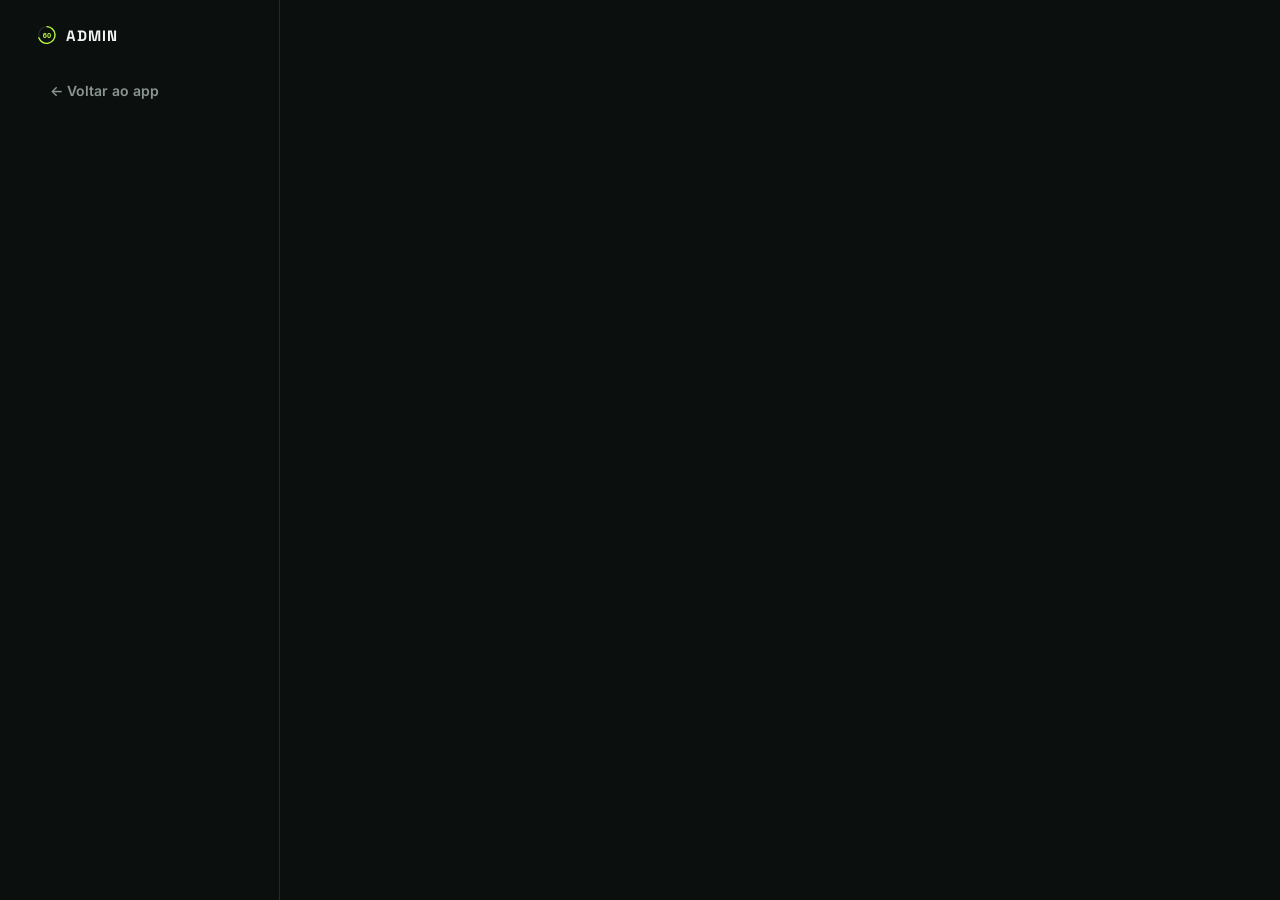
<file: admin.html>
<!DOCTYPE html>
<html lang="pt-BR" data-tema="dark" translate="no">
<head>
<meta charset="UTF-8">
<meta name="viewport" content="width=device-width, initial-scale=1, viewport-fit=cover">
<meta name="google" content="notranslate">
<title>Admin — Desafio 60</title>
<link rel="manifest" href="manifest.json">
<meta name="theme-color" content="#0B0F0E">
<link rel="stylesheet" href="css/style.css">
<link rel="stylesheet" href="css/responsive.css">
<link rel="stylesheet" href="css/components.css">
</head>
<body>

<div class="app-shell">
  <nav class="side-nav">
    <div class="brand" style="margin-bottom:20px;"><img src="assets/logo.svg" alt="Desafio 60" class="trophy" style="width:22px; height:22px;"> <strong>ADMIN</strong></div>
    <a href="dashboard.html" data-nav="app">← Voltar ao app</a>
  </nav>

  <main>
    <div class="topbar">
      <a href="dashboard.html" class="icon-btn">←</a>
      <div class="brand"><strong>Painel Admin</strong></div>
      <div style="width:38px;"></div>
    </div>

    <div class="container">
      <div id="bloqueado" class="state-box" style="display:none;">
        <div class="ic">🔒</div>
        Você não tem permissão de administrador.
      </div>

      <div id="conteudo" style="display:none;">
        <div class="card">
          <div class="card-eyebrow">Competições</div>
          <div id="lista-competicoes"></div>
        </div>

        <div class="card">
          <div class="card-eyebrow">Criar nova competição</div>
          <div class="field"><label>Nome</label><input type="text" id="nova-nome"></div>
          <div class="field"><label>Descrição</label><input type="text" id="nova-desc"></div>
          <div class="field"><label>Data de início</label><input type="date" id="nova-inicio"></div>
          <div class="field"><label>Duração (dias)</label><input type="number" id="nova-duracao" value="60"></div>
          <div class="field"><label>Valor de inscrição (R$)</label><input type="number" id="nova-valor" value="0" step="0.01"></div>
          <button class="btn btn-primary" id="btn-criar">Criar competição (rascunho)</button>
        </div>

        <div class="card" id="card-gestao" style="display:none;">
          <div class="card-eyebrow">Gerenciar: <span id="comp-selecionada-nome"></span></div>

         <div class="invite-box" style="
  background:var(--bg-elevated);
  border:1px solid var(--border);
  border-radius:14px;
  padding:16px;
  margin-bottom:18px;
">

  <div style="
    font-size:11px;
    color:var(--text-muted);
    text-transform:uppercase;
    letter-spacing:.08em;
    margin-bottom:6px;
  ">
    🔗 Convite da competição
  </div>

  <div
    id="comp-codigo"
    class="mono"
    style="
      font-size:26px;
      font-weight:800;
      letter-spacing:.12em;
      margin-bottom:12px;
    "
  >
    —
  </div>

  <div style="
    display:flex;
    gap:8px;
    flex-wrap:wrap;
  ">

    <button
      class="btn btn-ghost"
      id="btn-copiar-codigo"
      type="button"
    >
      📋 Copiar código
    </button>

    <button
      class="btn btn-primary"
      id="btn-copiar-link"
      type="button"
    >
      🔗 Copiar convite
    </button>

  </div>

  <p style="
    font-size:11px;
    color:var(--text-muted);
    margin:12px 0 0;
  ">
    Envie o convite para quem quiser participar desta competição.
  </p>

</div>

          <div class="field">
            <label>Adicionar participante por e-mail</label>
            <input type="email" id="add-email" placeholder="participante@exemplo.com">
          </div>
          <button class="btn btn-ghost" id="btn-add-participante" style="margin-bottom:18px;">Adicionar participante</button>

          <div id="lista-membros"></div>

          <div style="display:flex; gap:10px; margin-top:16px;">
            <button class="btn btn-ghost" id="btn-ativar">Ativar</button>
            <button class="btn btn-danger" id="btn-encerrar">Encerrar</button>
          </div>
        </div>

        <div class="card" id="card-pesagens" style="display:none;">
          <div class="card-eyebrow">⚖️ Pesagens registradas</div>
          <p style="font-size:12px; color:var(--text-muted); margin:0 0 14px;">
            Corrigir um valor errado exige informar o motivo — a alteração fica registrada no log de auditoria abaixo, com o valor antigo e o novo.
          </p>
          <div id="lista-pesagens"></div>
        </div>

        <div class="card">
          <div class="card-eyebrow">Logs de auditoria</div>
          <div id="lista-logs"></div>
        </div>
      </div>
    </div>
  </main>
</div>

<script type="module">
  import { requireAuth } from './js/services/auth.js';
  import { isCurrentUserAdmin, getAuditLogs, addParticipantByEmail, finishCompetition, getAllWeighIns, correctWeighIn, setEligibility } from './js/services/admin.js';
  import { listAllCompetitionsAdmin, createCompetition, updateCompetition, getCompetitionMembers } from './js/services/competition.js';
  import { aplicarTema, temaSalvoLocalmente, mostrarToast , registrarServiceWorker } from './js/app.js';

  aplicarTema(temaSalvoLocalmente());
  registrarServiceWorker();

  const user = await requireAuth();
  if (!user) throw new Error('não autenticado');

  const souAdmin = await isCurrentUserAdmin();
  if (!souAdmin) {
    document.getElementById('bloqueado').style.display = 'block';
  } else {
    document.getElementById('conteudo').style.display = 'block';
    let competicaoSelecionadaId = null;

    async function carregarCompeticoes() {
      const competicoes = await listAllCompetitionsAdmin();
      document.getElementById('lista-competicoes').innerHTML = competicoes.map((c) => `
        <div class="list-row">
          <div>
            <strong style="font-size:14px;">${c.nome}</strong><br>
            <span style="font-size:12px; color:var(--text-muted);">${c.status} · ${c.competition_members?.[0]?.count ?? 0} participantes</span>
          </div>
          <button class="btn btn-ghost" style="width:auto; padding:6px 12px; font-size:12px;" data-selecionar="${c.id}">Gerenciar</button>
        </div>`).join('') || '<p style="color:var(--text-muted); font-size:13px;">Nenhuma competição criada ainda.</p>';

      document.querySelectorAll('[data-selecionar]').forEach((btnEl) => {
        btnEl.addEventListener('click', () => selecionarCompeticao(btnEl.dataset.selecionar, competicoes));
      });
    }

    async function selecionarCompeticao(id, competicoes) {
      competicaoSelecionadaId = id;
      const comp = competicoes.find((c) => c.id === id);
      if (!comp) {
        mostrarToast('Competição não encontrada. Atualize a página e tente de novo.', 'error');
        return;
      }

      const cardGestao = document.getElementById('card-gestao');
      cardGestao.style.display = 'block';
      document.getElementById('comp-selecionada-nome').textContent = comp.nome;
      document.getElementById('comp-codigo').textContent = comp.codigo_convite;
      cardGestao.scrollIntoView({ behavior: 'smooth', block: 'start' });

      // =====================================================
// COPIAR CÓDIGO DO DESAFIO
// =====================================================
document.getElementById('btn-copiar-codigo').onclick = async () => {
  try {
    await navigator.clipboard.writeText(comp.codigo_convite);

    mostrarToast(
      'Código copiado!',
      'success'
    );
  } catch (err) {
    console.error(err);
    mostrarToast(
      'Não foi possível copiar o código.',
      'error'
    );
  }
};


// =====================================================
// COPIAR LINK COMPLETO DO CONVITE
// =====================================================
document.getElementById('btn-copiar-link').onclick = async () => {

  const url = new URL(
    'join.html',
    window.location.href
  );

  url.searchParams.set(
    'codigo',
    comp.codigo_convite
  );

  try {

    await navigator.clipboard.writeText(
      url.toString()
    );

    mostrarToast(
      'Link de convite copiado!',
      'success'
    );

  } catch (err) {

    console.error(err);

    mostrarToast(
      'Não foi possível copiar o link.',
      'error'
    );
  }
};

      try {
        const membros = await getCompetitionMembers(id);
        document.getElementById('lista-membros').innerHTML = membros.map((m) => `
          <div class="list-row">
            <span style="font-size:13px;">${m.profiles?.nome || '—'}</span>
            <div style="display:flex; align-items:center; gap:10px;">
              <label style="display:flex; align-items:center; gap:6px; font-size:11px; color:var(--text-muted);">
                <input type="checkbox" data-elegivel="${m.id}" ${m.elegivel_premio ? 'checked' : ''}> Elegível ao prêmio
              </label>
              <span class="tag ${m.status === 'ACTIVE' ? 'tag-active' : 'tag-waiting'}">${m.status}</span>
            </div>
          </div>`).join('') || '<p style="color:var(--text-muted); font-size:13px;">Nenhum participante ainda.</p>';

        document.querySelectorAll('[data-elegivel]').forEach((chk) => {
          chk.addEventListener('change', async () => {
            try {
              await setEligibility(chk.dataset.elegivel, chk.checked);
              mostrarToast('Elegibilidade atualizada.', 'success');
            } catch (err) {
              console.error(err);
              mostrarToast('Não foi possível atualizar a elegibilidade.', 'error');
              chk.checked = !chk.checked;
            }
          });
        });
      } catch (err) {
        console.error('Erro ao carregar participantes:', err);
        document.getElementById('lista-membros').innerHTML = '<p style="color:var(--danger); font-size:13px;">Não foi possível carregar os participantes.</p>';
      }

      try {
        const cardPesagens = document.getElementById('card-pesagens');
        cardPesagens.style.display = 'block';
        const pesagens = await getAllWeighIns(id);
        document.getElementById('lista-pesagens').innerHTML = pesagens.length
          ? pesagens.slice(0, 40).map((w) => `
              <div class="list-row">
                <div>
                  <span style="font-size:13px;">${w.competition_members?.profiles?.nome || '—'}</span><br>
                  <span style="font-size:11px; color:var(--text-muted);">${w.data_pesagem?.split('-').reverse().join('/')} · ${w.peso_kg} kg ${w.dentro_da_janela ? '🟢' : '🟡'}</span>
                </div>
                <button class="btn btn-ghost" style="width:auto; padding:6px 12px; font-size:11px;" data-corrigir="${w.id}" data-peso-atual="${w.peso_kg}">Corrigir</button>
              </div>`).join('')
          : '<p style="color:var(--text-muted); font-size:13px;">Nenhuma pesagem registrada ainda.</p>';

        document.querySelectorAll('[data-corrigir]').forEach((btnEl) => {
          btnEl.addEventListener('click', async () => {
            const pesoAtual = btnEl.dataset.pesoAtual;
            const novoPeso = prompt(`Peso atual: ${pesoAtual} kg\n\nDigite o peso correto (kg):`, pesoAtual);
            if (novoPeso === null) return;
            const novoPesoNum = Number(String(novoPeso).replace(',', '.'));
            if (!novoPesoNum || novoPesoNum <= 0) {
              mostrarToast('Peso inválido.', 'error');
              return;
            }
            const motivo = prompt('Motivo da correção (obrigatório):');
            if (!motivo || !motivo.trim()) {
              mostrarToast('É preciso informar o motivo da correção.', 'error');
              return;
            }
            try {
              await correctWeighIn(btnEl.dataset.corrigir, novoPesoNum, motivo.trim());
              mostrarToast('Pesagem corrigida!', 'success');
              selecionarCompeticao(id, competicoes);
            } catch (err) {
              console.error(err);
              mostrarToast('Não foi possível corrigir a pesagem.', 'error');
            }
          });
        });
      } catch (err) {
        console.error('Erro ao carregar pesagens:', err);
        document.getElementById('lista-pesagens').innerHTML = '<p style="color:var(--danger); font-size:13px;">Não foi possível carregar as pesagens.</p>';
      }

      try {
        const logs = await getAuditLogs(id);
        document.getElementById('lista-logs').innerHTML = logs.length
          ? logs.slice(0, 20).map((l) => `
              <div class="list-row">
                <span style="font-size:12px;">${l.action} · ${l.profiles?.nome || '—'}</span>
                <span style="font-size:11px; color:var(--text-muted);">${new Date(l.created_at).toLocaleDateString('pt-BR')}</span>
              </div>`).join('')
          : '<p style="color:var(--text-muted); font-size:13px;">Sem alterações registradas.</p>';
      } catch (err) {
        console.error('Erro ao carregar logs:', err);
        document.getElementById('lista-logs').innerHTML = '<p style="color:var(--danger); font-size:13px;">Não foi possível carregar os logs.</p>';
      }

      document.getElementById('btn-ativar').onclick = async () => {
        try {
          await updateCompetition(id, { status: 'ACTIVE' });
          mostrarToast('Competição ativada!', 'success');
          carregarCompeticoes();
        } catch (err) {
          console.error(err);
          mostrarToast('Não foi possível ativar a competição.', 'error');
        }
      };
      document.getElementById('btn-encerrar').onclick = async () => {
        try {
          await finishCompetition(id);
          mostrarToast('Competição encerrada.', 'info');
          carregarCompeticoes();
        } catch (err) {
          console.error(err);
          mostrarToast('Não foi possível encerrar a competição.', 'error');
        }
      };
    }

    document.getElementById('btn-add-participante').addEventListener('click', async () => {
      if (!competicaoSelecionadaId) return;
      const email = document.getElementById('add-email').value.trim();
      if (!email) return;
      try {
        await addParticipantByEmail(competicaoSelecionadaId, email);
        mostrarToast('Participante adicionado!', 'success');
        document.getElementById('add-email').value = '';
        carregarCompeticoes();
      } catch (err) {
        mostrarToast(err.message || 'Não foi possível adicionar.', 'error');
      }
    });

   document.getElementById('btn-criar').addEventListener('click', async () => {

  const nome =
    document.getElementById('nova-nome').value.trim();

  const descricao =
    document.getElementById('nova-desc').value.trim() || null;

  const dataInicio =
    document.getElementById('nova-inicio').value;

  const duracao =
    Number(
      document.getElementById('nova-duracao').value
    ) || 60;

  const valor =
    Number(
      document.getElementById('nova-valor').value
    ) || 0;

  if (!nome || !dataInicio) {

    mostrarToast(
      'Preencha nome e data de início.',
      'error'
    );

    return;
  }

  const dataFim = new Date(dataInicio);

  dataFim.setDate(
    dataFim.getDate() + duracao - 1
  );

  const btn =
    document.getElementById('btn-criar');

  btn.disabled = true;
  btn.textContent = 'Criando...';

  try {

    const novaCompeticao =
      await createCompetition({

        nome,

        descricao,

        data_inicio:
          dataInicio,

        data_fim:
          dataFim
            .toISOString()
            .slice(0, 10),

        duracao_dias:
          duracao,

        valor_inscricao:
          valor,

        criado_por:
          user.id,

        status:
          'DRAFT'
      });

    mostrarToast(
      '🏆 Competição criada!',
      'success'
    );

    // Atualiza a lista
    await carregarCompeticoes();

    // Seleciona automaticamente a competição criada
    const competicoesAtualizadas =
      await listAllCompetitionsAdmin();

    await selecionarCompeticao(
      novaCompeticao.id,
      competicoesAtualizadas
    );

    // Limpa formulário
    document.getElementById('nova-nome').value = '';
    document.getElementById('nova-desc').value = '';

  } catch (err) {

    console.error(err);

    mostrarToast(
      err.message ||
      'Não foi possível criar a competição.',
      'error'
    );

  } finally {

    btn.disabled = false;
    btn.textContent =
      'Criar competição (rascunho)';
  }

});

    carregarCompeticoes();
  }
</script>
</body>
</html>
</file>
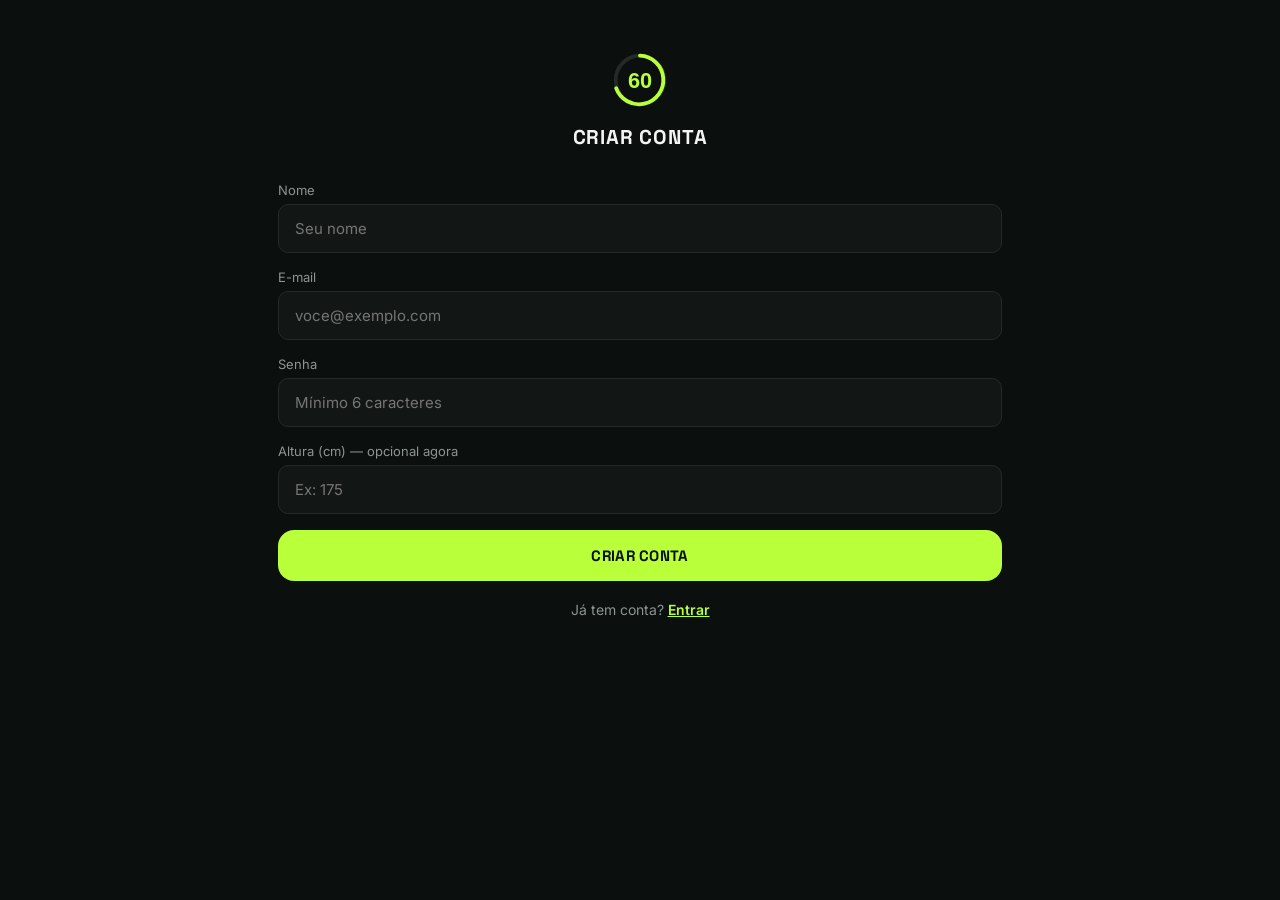
<file: cadastro.html>
<!DOCTYPE html>
<html lang="pt-BR" data-tema="dark" translate="no">
<head>
<meta charset="UTF-8">
<meta name="viewport" content="width=device-width, initial-scale=1, viewport-fit=cover">
<meta name="google" content="notranslate">
<title>Criar conta — Desafio 60</title>
<link rel="manifest" href="manifest.json">
<meta name="theme-color" content="#0B0F0E">
<link rel="stylesheet" href="css/style.css">
<link rel="stylesheet" href="css/responsive.css">
<link rel="stylesheet" href="css/components.css">
</head>
<body>

<div class="container fade-in" style="padding-top:48px;">
  <div style="text-align:center; margin-bottom:32px;">
    <img src="assets/logo.svg" alt="Desafio 60" style="width:64px; height:64px;">
    <h1 class="display" style="font-size:20px; letter-spacing:0.04em; margin-top:8px;">CRIAR CONTA</h1>
  </div>

  <form id="form-cadastro">
    <div class="field">
      <label for="nome">Nome</label>
      <input type="text" id="nome" required autocomplete="name" placeholder="Seu nome">
    </div>
    <div class="field">
      <label for="email">E-mail</label>
      <input type="email" id="email" required autocomplete="email" placeholder="voce@exemplo.com">
    </div>
    <div class="field">
      <label for="senha">Senha</label>
      <input type="password" id="senha" required minlength="6" autocomplete="new-password" placeholder="Mínimo 6 caracteres">
    </div>
    <div class="field">
      <label for="altura">Altura (cm) — opcional agora</label>
      <input type="number" id="altura" min="80" max="250" placeholder="Ex: 175">
    </div>
    <div id="erro" class="field-error" style="display:none;"></div>
    <button type="submit" class="btn btn-primary" id="btn-criar">Criar conta</button>
  </form>

  <p style="text-align:center; margin-top:20px; font-size:14px; color:var(--text-muted);">
    Já tem conta? <a href="login.html" style="color:var(--accent); font-weight:600;">Entrar</a>
  </p>
</div>

<script type="module">
  import { supabase } from './js/supabase.js';
  import { aplicarTema, temaSalvoLocalmente , registrarServiceWorker } from './js/app.js';

  aplicarTema(temaSalvoLocalmente());
  registrarServiceWorker();

  const form = document.getElementById('form-cadastro');
  const erroBox = document.getElementById('erro');
  const btn = document.getElementById('btn-criar');

  form.addEventListener('submit', async (e) => {
    e.preventDefault();
    erroBox.style.display = 'none';
    btn.disabled = true;
    btn.textContent = 'Criando conta...';

    const nome = document.getElementById('nome').value.trim();
    const email = document.getElementById('email').value.trim();
    const senha = document.getElementById('senha').value;
    const altura = document.getElementById('altura').value;

    const { data, error } = await supabase.auth.signUp({
      email,
      password: senha,
      options: { data: { nome } },
    });

    if (error) {
      erroBox.textContent = 'Erro técnico (diagnóstico): ' + error.message + ' [status: ' + (error.status || '?') + ', code: ' + (error.code || '?') + ']';
      erroBox.style.display = 'block';
      btn.disabled = false;
      btn.textContent = 'Criar conta';
      console.error('Erro completo do Supabase:', error);
      return;
    }

    // Se altura foi informada, já grava no perfil recém-criado pelo trigger
    if (altura && data.user) {
      await supabase.from('profiles').update({ altura_cm: Number(altura) }).eq('id', data.user.id);
    }

    if (!data.session) {
      // Projeto com confirmação de e-mail ativada
      erroBox.style.display = 'block';
      erroBox.style.color = 'var(--accent)';
      erroBox.textContent = 'Conta criada! Verifique seu e-mail para confirmar antes de entrar.';
      btn.disabled = false;
      btn.textContent = 'Criar conta';
      return;
    }

    window.location.href = 'dashboard.html';
  });
</script>
</body>
</html>
</file>
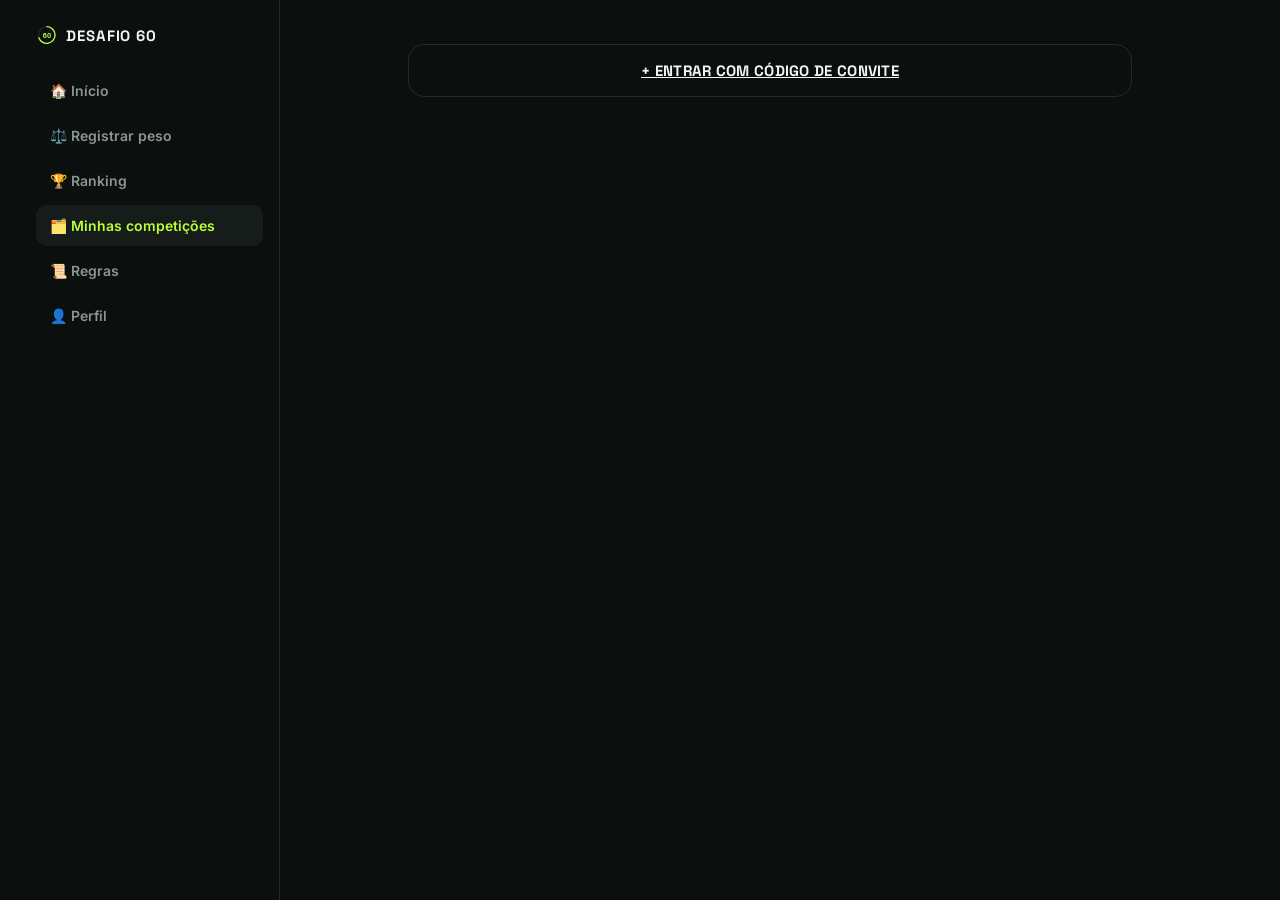
<file: competicao.html>
<!DOCTYPE html>
<html lang="pt-BR" data-tema="dark" translate="no">
<head>
<meta charset="UTF-8">
<meta name="viewport" content="width=device-width, initial-scale=1, viewport-fit=cover">
<meta name="google" content="notranslate">
<title>Minhas competições — Desafio 60</title>
<link rel="manifest" href="manifest.json">
<meta name="theme-color" content="#0B0F0E">
<link rel="stylesheet" href="css/style.css">
<link rel="stylesheet" href="css/responsive.css">
<link rel="stylesheet" href="css/components.css">
</head>
<body>

<div class="app-shell">
  <nav class="side-nav">
    <div class="brand" style="margin-bottom:20px;"><img src="assets/logo.svg" alt="Desafio 60" class="trophy" style="width:22px; height:22px;"> <strong>DESAFIO 60</strong></div>
    <a href="dashboard.html" data-nav="dashboard">🏠 Início</a>
    <a href="pesagem.html" data-nav="pesagem">⚖️ Registrar peso</a>
    <a href="ranking.html" data-nav="ranking">🏆 Ranking</a>
    <a href="competicao.html" data-nav="competicao" class="active">🗂️ Minhas competições</a>
    <a href="regras.html" data-nav="regras">📜 Regras</a>
    <a href="perfil.html" data-nav="perfil">👤 Perfil</a>
  </nav>

  <main>
    <div class="topbar">
      <a href="dashboard.html" class="icon-btn">←</a>
      <div class="brand"><strong>Minhas competições</strong></div>
      <a href="join.html" class="icon-btn">+</a>
    </div>

    <div class="container">
      <div id="lista"></div>
      <a href="join.html" class="btn btn-ghost" style="margin-top:12px;">+ Entrar com código de convite</a>
    </div>
  </main>
</div>

<nav class="bottom-nav">
  <a href="dashboard.html" data-nav="dashboard"><span class="ic">🏠</span>Início</a>
  <a href="ranking.html" data-nav="ranking"><span class="ic">🏆</span>Ranking</a>
  <a href="pesagem.html" data-nav="pesagem"><span class="ic">⚖️</span>Pesar</a>
  <a href="perfil.html" data-nav="perfil"><span class="ic">👤</span>Perfil</a>
</nav>

<script type="module">
  import { requireAuth } from './js/services/auth.js';
  import { getMyCompetitions, definirCompeticaoAtiva } from './js/services/competition.js';
  import { aplicarTema, temaSalvoLocalmente, marcarNavAtiva, mostrarToast , registrarServiceWorker } from './js/app.js';

  aplicarTema(temaSalvoLocalmente());
  registrarServiceWorker();
  marcarNavAtiva('competicao');

  const user = await requireAuth();
  if (!user) throw new Error('não autenticado');

  const tagPorStatus = {
    ACTIVE: '<span class="tag tag-active">Ativa</span>',
    WAITING: '<span class="tag tag-waiting">Aguardando</span>',
    FINISHED: '<span class="tag tag-finished">Finalizada</span>',
    DRAFT: '<span class="tag tag-draft">Rascunho</span>',
    CANCELLED: '<span class="tag tag-finished">Cancelada</span>',
  };

  try {
    const minhas = await getMyCompetitions();
    const ativasSimultaneas = minhas.filter((m) => m.competitions.status === 'ACTIVE').length > 1;
    const idAtivaSalva = localStorage.getItem('desafio60_competicao_ativa_id');

    document.getElementById('lista').innerHTML = minhas.length
      ? minhas.map((m) => {
          const ehAtivaSelecionada = m.competitions.status === 'ACTIVE' && (idAtivaSalva ? m.competition_id === idAtivaSalva : true);
          const mostrarSeletor = ativasSimultaneas && m.competitions.status === 'ACTIVE';
          return `
          <div class="card">
            <div style="display:flex; justify-content:space-between; align-items:flex-start; margin-bottom:8px;">
              <h3 style="font-size:16px; font-family:var(--font-display);">🏆 ${m.competitions.nome}</h3>
              ${tagPorStatus[m.competitions.status] || ''}
            </div>
            <p style="font-size:13px; color:var(--text-muted); margin:0 0 12px;">${m.competitions.descricao || ''}</p>
            <div style="display:flex; gap:8px; flex-wrap:wrap;">
              <a href="dashboard.html" class="btn btn-ghost" style="width:auto; padding:8px 16px; font-size:12px;">Ver desempenho</a>
              ${mostrarSeletor ? `<button class="btn ${ehAtivaSelecionada ? 'btn-primary' : 'btn-ghost'}" style="width:auto; padding:8px 16px; font-size:12px;" data-definir-ativa="${m.competition_id}" ${ehAtivaSelecionada ? 'disabled' : ''}>${ehAtivaSelecionada ? '✓ Competição em uso' : 'Usar esta no app'}</button>` : ''}
            </div>
          </div>`;
        }).join('')
      : '<div class="empty-state"><div class="ic">🏆</div><p>Você ainda não participa de nenhuma competição.</p></div>';

    document.querySelectorAll('[data-definir-ativa]').forEach((btnEl) => {
      btnEl.addEventListener('click', () => {
        definirCompeticaoAtiva(btnEl.dataset.definirAtiva);
        mostrarToast('Competição definida! O app vai usar essa a partir de agora.', 'success');
        setTimeout(() => window.location.reload(), 700);
      });
    });
  } catch (err) {
    mostrarToast('Não foi possível carregar suas competições.', 'error');
    console.error(err);
  }
</script>
</body>
</html>
</file>
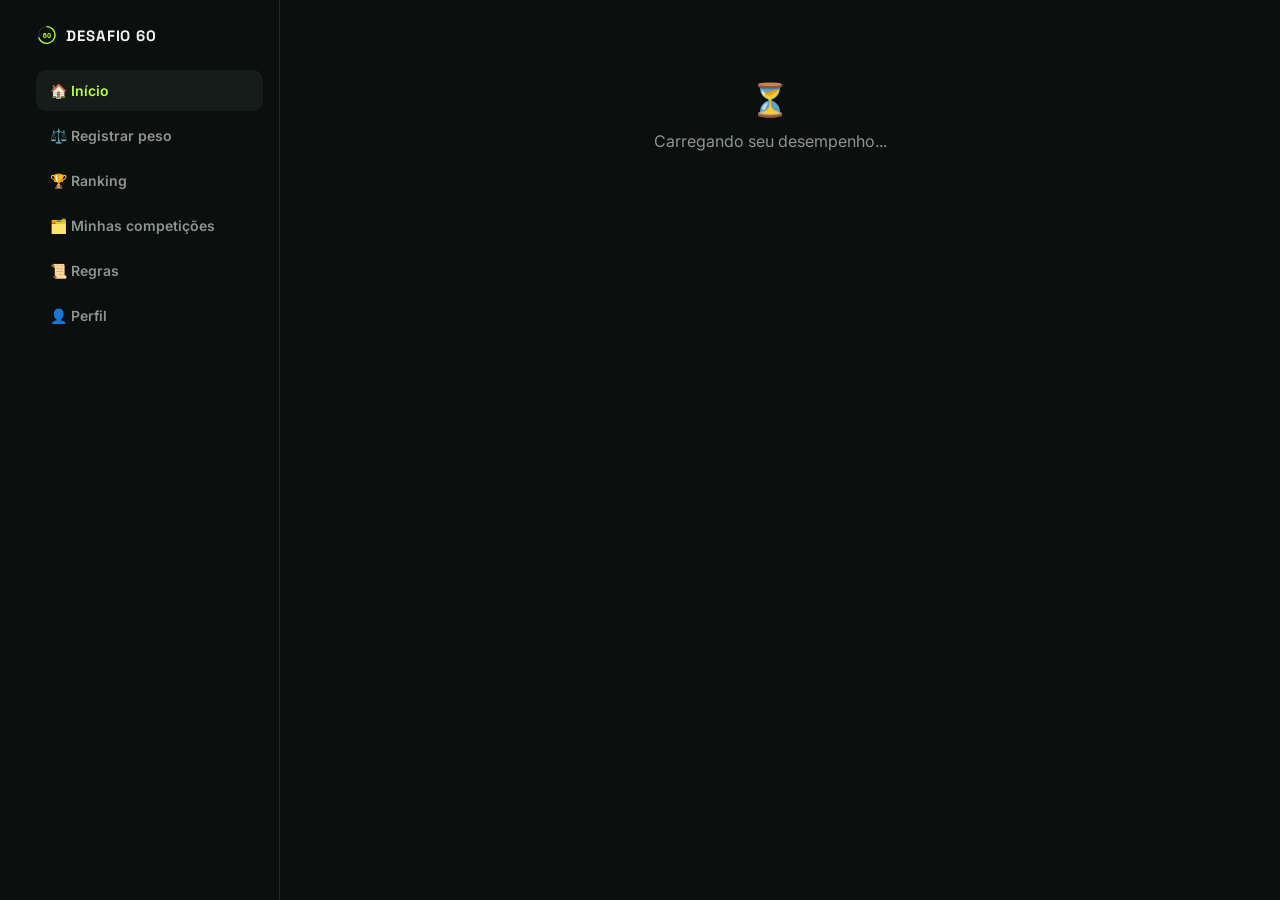
<file: dashboard.html>
<!DOCTYPE html>
<html lang="pt-BR" data-tema="dark" translate="no">
<head>
<meta charset="UTF-8">
<meta name="viewport" content="width=device-width, initial-scale=1, viewport-fit=cover">
<meta name="google" content="notranslate">
<title>Dashboard — Desafio 60</title>
<link rel="manifest" href="manifest.json">
<meta name="theme-color" content="#0B0F0E">
<link rel="stylesheet" href="css/style.css">
<link rel="stylesheet" href="css/responsive.css">
<link rel="stylesheet" href="css/components.css">
</head>
<body>

<div class="app-shell">
  <nav class="side-nav">
  <div class="brand" style="margin-bottom:20px;">
    <img src="assets/logo.svg" alt="Desafio 60" class="trophy" style="width:22px; height:22px;">
    <strong>DESAFIO 60</strong>
  </div>

  <a href="dashboard.html" data-nav="dashboard" class="active">
    🏠 Início
  </a>

  <a href="pesagem.html" data-nav="pesagem">
    ⚖️ Registrar peso
  </a>

  <a href="ranking.html" data-nav="ranking">
    🏆 Ranking
  </a>

  <a href="competicao.html" data-nav="competicao">
    🗂️ Minhas competições
  </a>

  <a href="regras.html" data-nav="regras">
    📜 Regras
  </a>

  <a href="perfil.html" data-nav="perfil">
    👤 Perfil
  </a>

  <!-- VISÍVEL SOMENTE PARA ADMINISTRADORES -->
  <a href="admin.html"
     id="link-admin"
     style="display:none;">
    ⚙️ Administração
  </a>
  </nav>

  <main>
    <div class="topbar">
      <div class="brand"><img src="assets/logo.svg" alt="Desafio 60" class="trophy" style="width:22px; height:22px;"> <strong>DESAFIO 60</strong></div>
      <a href="perfil.html" class="icon-btn">👤</a>
    </div>

    <div class="container">
      <div id="loading" class="state-box">
        <div class="ic">⏳</div>
        Carregando seu desempenho...
      </div>

      <div id="conteudo" style="display:none;">
        <div class="day-progress">
          <div class="label">
            <span id="nome-competicao">—</span>
            <span id="dia-atual" class="mono">DIA 0 / 60</span>
          </div>
          <div class="track"><div class="fill" id="barra-dia" style="width:0%"></div></div>
        </div>

        <div id="avisos"></div>

        <div class="card card-posicao fade-in">
          <div class="medalha" id="medalha">🥇</div>
          <div class="info">
            <strong id="texto-posicao">Você está em —º lugar</strong>
            <span id="texto-total">de — participantes</span>
          </div>
        </div>

        <div class="card fade-in">
          <div class="card-eyebrow">Desempenho</div>
          <div class="stat-grid">
            <div class="stat">
              <span class="valor" id="peso-inicial">—</span>
              <span class="rotulo">Peso inicial</span>
            </div>
            <div class="stat">
              <span class="valor" id="peso-atual">—</span>
              <span class="rotulo">Peso atual (média 7d)</span>
            </div>
            <div class="stat">
              <span class="valor accent" id="kg-perdidos">—</span>
              <span class="rotulo">Kg perdidos</span>
            </div>
            <div class="stat">
              <span class="valor accent" id="pct-perdido">—</span>
              <span class="rotulo">Percentual perdido</span>
            </div>
          </div>
        </div>

        <div class="card fade-in">
          <div class="card-eyebrow">Consistência</div>
          <div class="big-number" id="consistencia">—%</div>
          <div class="progress-bar-mini"><div id="barra-consistencia" style="width:0%"></div></div>
          <p style="font-size:12px; color:var(--text-muted); margin:10px 0 0;" id="texto-consistencia"></p>
        </div>

        <div class="card fade-in" id="card-distancia">
          <div class="card-eyebrow">Distância para o líder</div>
          <p id="texto-distancia" style="font-size:14px; margin:0;">—</p>
        </div>

        <div class="card fade-in" id="card-badges">
          <div class="card-eyebrow">Conquistas</div>
          <div class="badges-row" id="badges-row"></div>
        </div>

        <a href="pesagem.html" class="btn btn-primary" style="margin-top:6px;">⚖️ Registrar peso de hoje</a>
        <a href="regras.html" style="display:block; text-align:center; margin-top:14px; font-size:13px; color:var(--text-muted);">📜 Ver regras completas</a>
      </div>

      <div id="vazio" class="empty-state" style="display:none;">
        <div class="ic">🏆</div>
        <h3 style="font-size:16px; margin-bottom:6px;">Você ainda não está em nenhuma competição</h3>
        <p>Peça um código de convite para entrar em uma competição.</p>
        <a href="join.html" class="btn btn-primary" style="max-width:260px; margin:0 auto;">Tenho um código</a>
      </div>
    </div>
  </main>
</div>

<nav class="bottom-nav">
  <a href="dashboard.html" data-nav="dashboard" class="active">
    <span class="ic">🏠</span>Início
  </a>

  <a href="ranking.html" data-nav="ranking">
    <span class="ic">🏆</span>Ranking
  </a>

  <a href="pesagem.html" data-nav="pesagem">
    <span class="ic">⚖️</span>Pesar
  </a>

  <a href="perfil.html" data-nav="perfil">
    <span class="ic">👤</span>Perfil
  </a>

  <!-- ADMIN -->
  <a href="admin.html"
     id="link-admin-mobile"
     style="display:none;">
    <span class="ic">⚙️</span>Admin
  </a>
</nav>

<script type="module">
  import { requireAuth, getCurrentProfile } from './js/services/auth.js';
  import { isCurrentUserAdmin } from './js/services/admin.js';
  import { getMyCompetitions, escolherCompeticaoAtiva } from './js/services/competition.js';
  import { getMemberStats, getRanking, calcularDistanciaParaLider } from './js/services/ranking.js';
  import { calcularConquistas } from './js/achievements.js';
  import { gerarMensagens } from './js/notifications.js';
  import { formatarKg, formatarPercentual, diaDaCompeticao } from './js/calculations.js';
  import { aplicarTema, temaSalvoLocalmente, marcarNavAtiva, iniciarMonitorOffline, mostrarToast, registrarServiceWorker } from './js/app.js';

  aplicarTema(temaSalvoLocalmente());
  marcarNavAtiva('dashboard');
  registrarServiceWorker();

  const user = await requireAuth();
  if (user) {
    iniciarMonitorOffline();
    try {
      const perfil = await getCurrentProfile();
      // =====================================================
// MOSTRAR PAINEL ADMIN SOMENTE PARA ADMINISTRADORES
// =====================================================
const souAdmin = await isCurrentUserAdmin();

if (souAdmin) {
  const linkAdmin = document.getElementById('link-admin');
  const linkAdminMobile = document.getElementById('link-admin-mobile');

  if (linkAdmin) {
    linkAdmin.style.display = 'flex';
  }

  if (linkAdminMobile) {
    linkAdminMobile.style.display = 'flex';
  }
}
      if (perfil?.tema) aplicarTema(perfil.tema);

      const minhas = await getMyCompetitions();
      const ativa = escolherCompeticaoAtiva(minhas);

      document.getElementById('loading').style.display = 'none';

      if (!ativa) {
        document.getElementById('vazio').style.display = 'block';
      } else {
        const comp = ativa.competitions;
        const ranking = await getRanking(comp.id);
        const meuStats = ranking.find((r) => r.competition_member_id === ativa.id) || await getMemberStats(ativa.id);
        const minhaPos = ranking.findIndex((r) => r.competition_member_id === ativa.id) + 1;
        const lider = ranking[0];

        document.getElementById('conteudo').style.display = 'block';
        document.getElementById('nome-competicao').textContent = comp.nome;

        const dia = Math.min(diaDaCompeticao(comp.data_inicio), comp.duracao_dias);
        document.getElementById('dia-atual').textContent = `DIA ${dia} / ${comp.duracao_dias}`;
        document.getElementById('barra-dia').style.width = `${Math.min(100, (dia / comp.duracao_dias) * 100)}%`;

        const medalhas = ['🥇', '🥈', '🥉'];
        document.getElementById('medalha').textContent = medalhas[minhaPos - 1] || '🏅';
        document.getElementById('texto-posicao').textContent = minhaPos > 0 ? `Você está em ${minhaPos}º lugar` : 'Aguardando primeira pesagem';
        document.getElementById('texto-total').textContent = `de ${ranking.length} participante${ranking.length !== 1 ? 's' : ''}`;

        document.getElementById('peso-inicial').textContent = formatarKg(meuStats?.peso_inicial_kg);
        document.getElementById('peso-atual').textContent = formatarKg(meuStats?.media_movel_7);
        document.getElementById('kg-perdidos').textContent = formatarKg(meuStats?.kg_perdidos);
        document.getElementById('pct-perdido').textContent = formatarPercentual(meuStats?.percentual_perdido);

        const consist = Math.round(meuStats?.consistencia_pct || 0);
        document.getElementById('consistencia').textContent = `${consist}%`;
        document.getElementById('barra-consistencia').style.width = `${Math.min(100, consist)}%`;
        document.getElementById('texto-consistencia').textContent = consist >= comp.consistencia_minima_pct
          ? '✅ Você está elegível ao prêmio pela consistência.'
          : `Mínimo de ${comp.consistencia_minima_pct}% de pesagens para concorrer ao prêmio.`;

        if (lider && meuStats) {
          const dist = calcularDistanciaParaLider(meuStats, lider);
          document.getElementById('texto-distancia').textContent = dist?.jaELider
            ? '🏆 Você é o líder da competição!'
            : `${dist?.mensagem || ''} ${dist?.mensagemPeso || ''}`;
        }

        const badges = calcularConquistas(meuStats, { posicaoAtual: minhaPos });
        const badgesRow = document.getElementById('badges-row');
        if (badges.length === 0) {
          badgesRow.innerHTML = '<span style="font-size:13px; color:var(--text-muted);">Continue registrando seu peso para desbloquear conquistas.</span>';
        } else {
          badgesRow.innerHTML = badges.map((b) => `<div class="badge-chip">${b.icone} ${b.texto}</div>`).join('');
        }

        // --- Mensagens internas (item 30/31): compara com a última posição salva localmente ---
        const chaveStorage = `desafio60_ultima_posicao_${comp.id}`;
        const posicaoAnterior = Number(localStorage.getItem(chaveStorage)) || null;
        if (minhaPos > 0) localStorage.setItem(chaveStorage, String(minhaPos));

        const jaPesouHoje = meuStats?.ultima_pesagem_data === new Date().toISOString().slice(0, 10);
        const concorrenteProximo = ranking.find((r, i) => ranking[i - 1]?.competition_member_id === ativa.id);

        const mensagens = gerarMensagens({
          modoProvocacao: !!perfil?.modo_provocacao,
          stats: meuStats,
          posicaoAnterior,
          posicaoAtual: minhaPos > 0 ? minhaPos : null,
          ehLider: minhaPos === 1,
          jaPesouHoje,
          nomeConcorrenteProximo: concorrenteProximo?.apelido || concorrenteProximo?.nome,
        });

        const corPorTipo = { aviso: 'var(--gold)', positivo: 'var(--accent)', destaque: 'var(--accent)', provocacao: 'var(--info)' };
        document.getElementById('avisos').innerHTML = mensagens.slice(0, 2).map((m) => `
          <div class="card" style="padding:12px 16px; border-color:${corPorTipo[m.tipo] || 'var(--border)'}; margin-bottom:10px;">
            <p style="margin:0; font-size:13px;">${m.texto}</p>
          </div>`).join('');
      }
    } catch (err) {
      document.getElementById('loading').style.display = 'none';
      mostrarToast('Não foi possível carregar seus dados. Verifique sua conexão e tente novamente.', 'error');
      console.error(err);
    }
  }
</script>
</body>
</html>
</file>
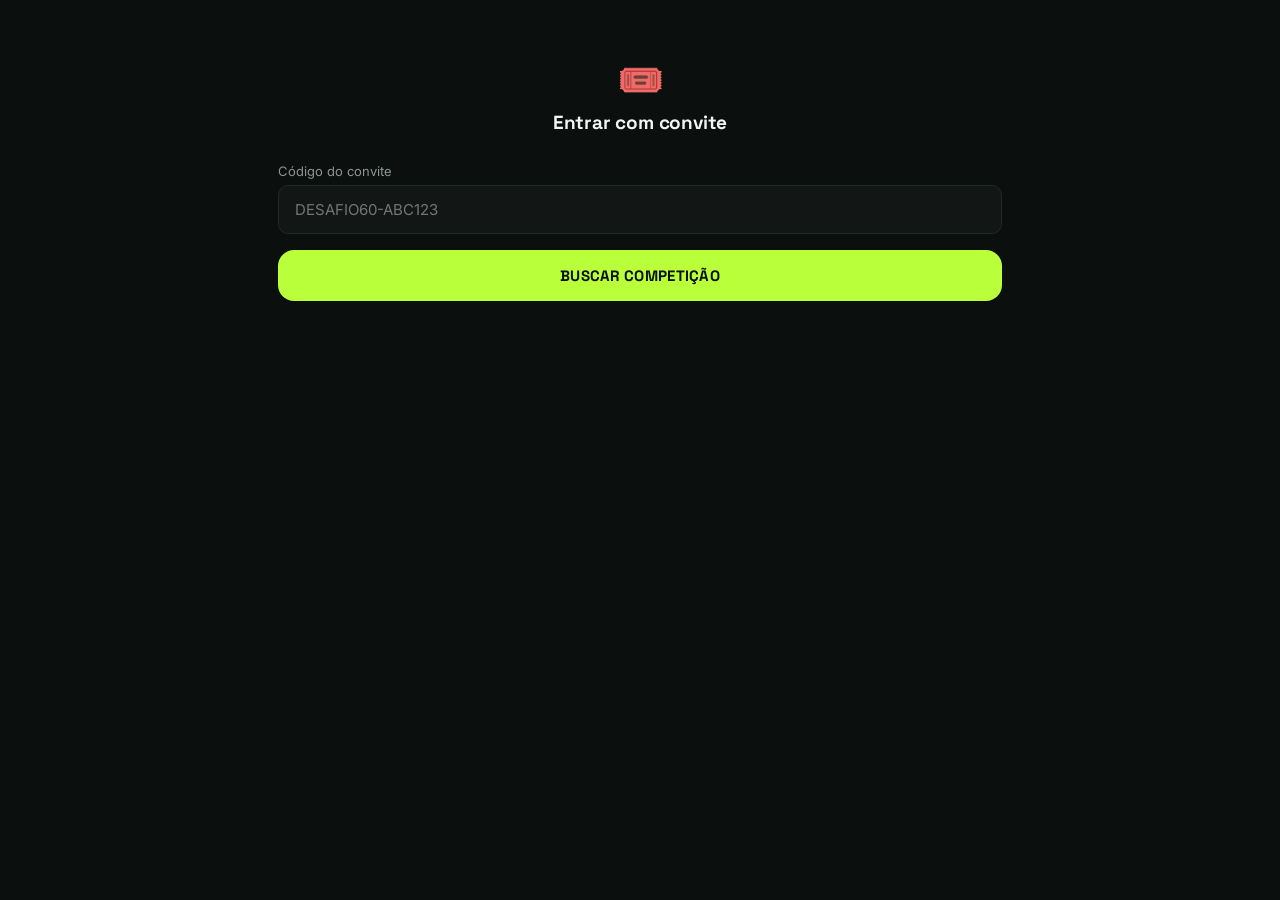
<file: join.html>
<!DOCTYPE html>
<html lang="pt-BR" data-tema="dark" translate="no">
<head>
<meta charset="UTF-8">
<meta name="viewport" content="width=device-width, initial-scale=1, viewport-fit=cover">
<meta name="google" content="notranslate">
<title>Entrar na competição — Desafio 60</title>
<link rel="manifest" href="manifest.json">
<meta name="theme-color" content="#0B0F0E">
<link rel="stylesheet" href="css/style.css">
<link rel="stylesheet" href="css/responsive.css">
<link rel="stylesheet" href="css/components.css">
</head>
<body>

<div class="container fade-in" style="padding-top:56px;">
  <div style="text-align:center; margin-bottom:28px;">
    <div style="font-size:38px;">🎟️</div>
    <h1 class="display" style="font-size:19px; margin-top:8px;">Entrar com convite</h1>
  </div>

  <div id="passo-codigo">
    <div class="field">
      <label for="codigo">Código do convite</label>
      <input type="text" id="codigo" placeholder="DESAFIO60-ABC123" style="text-transform:uppercase;">
    </div>
    <div id="erro" class="field-error" style="display:none;"></div>
    <button class="btn btn-primary" id="btn-buscar">Buscar competição</button>
  </div>

  <div id="passo-preview" class="card" style="display:none;">
    <div class="card-eyebrow">Você foi convidado para</div>
    <h2 class="display" id="p-nome" style="font-size:20px; margin-bottom:12px;"></h2>
    <div class="stat-grid" style="margin-bottom:16px;">
      <div class="stat"><span class="valor" id="p-duracao" style="font-size:18px;">—</span><span class="rotulo">Duração</span></div>
      <div class="stat"><span class="valor" id="p-participantes" style="font-size:18px;">—</span><span class="rotulo">Participantes</span></div>
      <div class="stat"><span class="valor" id="p-inicio" style="font-size:18px;">—</span><span class="rotulo">Início</span></div>
      <div class="stat"><span class="valor" id="p-valor" style="font-size:18px;">—</span><span class="rotulo">Inscrição</span></div>
    </div>
    <button class="btn btn-primary" id="btn-participar">Participar</button>
  </div>
</div>

<script type="module">
  import { getCurrentUser } from './js/services/auth.js';
  import { getCompetitionByInviteCode, joinCompetition } from './js/services/competition.js';
  import { aplicarTema, temaSalvoLocalmente, mostrarToast , registrarServiceWorker } from './js/app.js';

  aplicarTema(temaSalvoLocalmente());
  registrarServiceWorker();

  // Suporta tanto join.html?codigo=XXXX quanto acesso direto com preenchimento manual
  const params = new URLSearchParams(window.location.search);
  const codigoUrl = params.get('codigo');
  if (codigoUrl) document.getElementById('codigo').value = codigoUrl;

  let competicaoEncontrada = null;

  async function buscar() {
    const codigo = document.getElementById('codigo').value.trim();
    const erroBox = document.getElementById('erro');
    erroBox.style.display = 'none';
    if (!codigo) return;

    try {
      const comp = await getCompetitionByInviteCode(codigo);
      competicaoEncontrada = comp;
      document.getElementById('p-nome').textContent = comp.nome;
      document.getElementById('p-duracao').textContent = `${comp.duracao_dias}d`;
      document.getElementById('p-participantes').textContent = comp.competition_members?.[0]?.count ?? '—';
      document.getElementById('p-inicio').textContent = comp.data_inicio?.split('-').reverse().join('/');
      document.getElementById('p-valor').textContent = comp.valor_inscricao > 0 ? `R$ ${comp.valor_inscricao}` : 'Grátis';
      document.getElementById('passo-codigo').style.display = 'none';
      document.getElementById('passo-preview').style.display = 'block';
    } catch {
      erroBox.textContent = 'Código de convite não encontrado.';
      erroBox.style.display = 'block';
    }
  }

  document.getElementById('btn-buscar').addEventListener('click', buscar);
  if (codigoUrl) buscar();

  document.getElementById('btn-participar').addEventListener('click', async () => {
    const user = await getCurrentUser();
    if (!user) {
      window.location.href = `login.html?redirect=join.html&codigo=${competicaoEncontrada.codigo_convite}`;
      return;
    }
    try {
      await joinCompetition(competicaoEncontrada.id);
      mostrarToast('Você entrou na competição!', 'success');
      setTimeout(() => { window.location.href = 'dashboard.html'; }, 800);
    } catch (err) {
      mostrarToast('Não foi possível entrar na competição.', 'error');
      console.error(err);
    }
  });
</script>
</body>
</html>
</file>
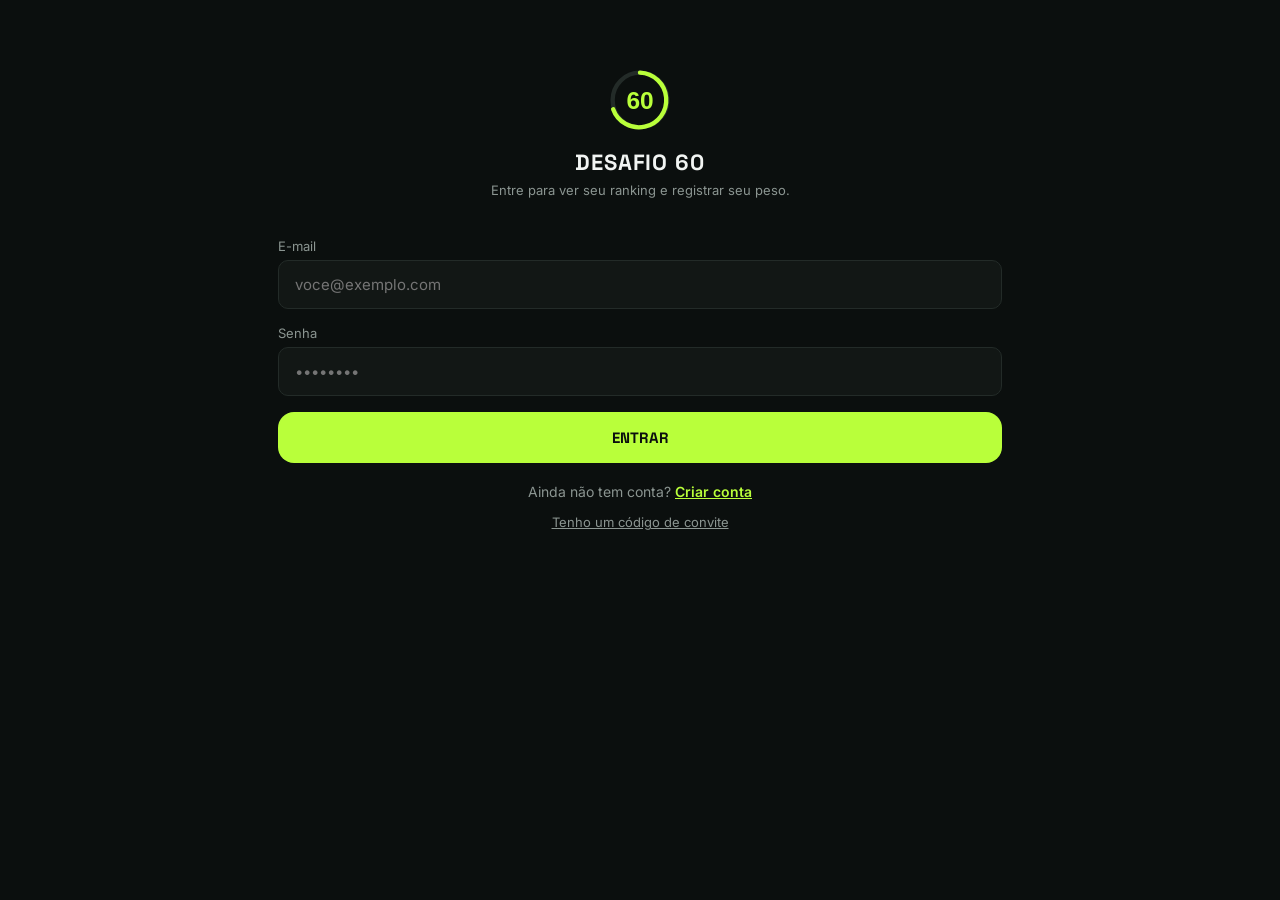
<file: login.html>
<!DOCTYPE html>
<html lang="pt-BR" data-tema="dark" translate="no">
<head>
<meta charset="UTF-8">
<meta name="viewport" content="width=device-width, initial-scale=1, viewport-fit=cover">
<meta name="google" content="notranslate">
<title>Entrar — Desafio 60</title>
<link rel="manifest" href="manifest.json">
<meta name="theme-color" content="#0B0F0E">
<link rel="stylesheet" href="css/style.css">
<link rel="stylesheet" href="css/responsive.css">
<link rel="stylesheet" href="css/components.css">
</head>
<body>

<div class="container fade-in" style="padding-top:64px;">
  <div style="text-align:center; margin-bottom:40px;">
    <img src="assets/logo.svg" alt="Desafio 60" style="width:72px; height:72px;">
    <h1 class="display" style="font-size:22px; letter-spacing:0.04em; margin-top:8px;">DESAFIO 60</h1>
    <p style="color:var(--text-muted); font-size:13px; margin-top:6px;">Entre para ver seu ranking e registrar seu peso.</p>
  </div>

  <form id="form-login">
    <div class="field">
      <label for="email">E-mail</label>
      <input type="email" id="email" required autocomplete="email" placeholder="voce@exemplo.com">
    </div>
    <div class="field">
      <label for="senha">Senha</label>
      <input type="password" id="senha" required autocomplete="current-password" placeholder="••••••••">
    </div>
    <div id="erro" class="field-error" style="display:none;"></div>
    <button type="submit" class="btn btn-primary" id="btn-entrar">Entrar</button>
  </form>

  <p style="text-align:center; margin-top:20px; font-size:14px; color:var(--text-muted);">
    Ainda não tem conta? <a href="cadastro.html" style="color:var(--accent); font-weight:600;">Criar conta</a>
  </p>
  <p style="text-align:center; margin-top:10px; font-size:13px;">
    <a href="join.html" style="color:var(--text-muted);">Tenho um código de convite</a>
  </p>
</div>

<script type="module">
  import { supabase } from './js/supabase.js';
  import { aplicarTema, temaSalvoLocalmente, mostrarToast , registrarServiceWorker } from './js/app.js';

  aplicarTema(temaSalvoLocalmente());
  registrarServiceWorker();

  // Se já está logado, pula direto pro dashboard
  supabase.auth.getUser().then(({ data }) => {
    if (data.user) window.location.href = 'dashboard.html';
  });

  const form = document.getElementById('form-login');
  const erroBox = document.getElementById('erro');
  const btn = document.getElementById('btn-entrar');

  form.addEventListener('submit', async (e) => {
    e.preventDefault();
    erroBox.style.display = 'none';
    btn.disabled = true;
    btn.textContent = 'Entrando...';

    const email = document.getElementById('email').value.trim();
    const senha = document.getElementById('senha').value;

    const { error } = await supabase.auth.signInWithPassword({ email, password: senha });

    if (error) {
      erroBox.textContent = 'Erro técnico (diagnóstico): ' + error.message + ' [status: ' + (error.status || '?') + ', code: ' + (error.code || '?') + ']';
      erroBox.style.display = 'block';
      btn.disabled = false;
      btn.textContent = 'Entrar';
      console.error('Erro completo do Supabase:', error);
      return;
    }

    window.location.href = 'dashboard.html';
  });
</script>
</body>
</html>
</file>
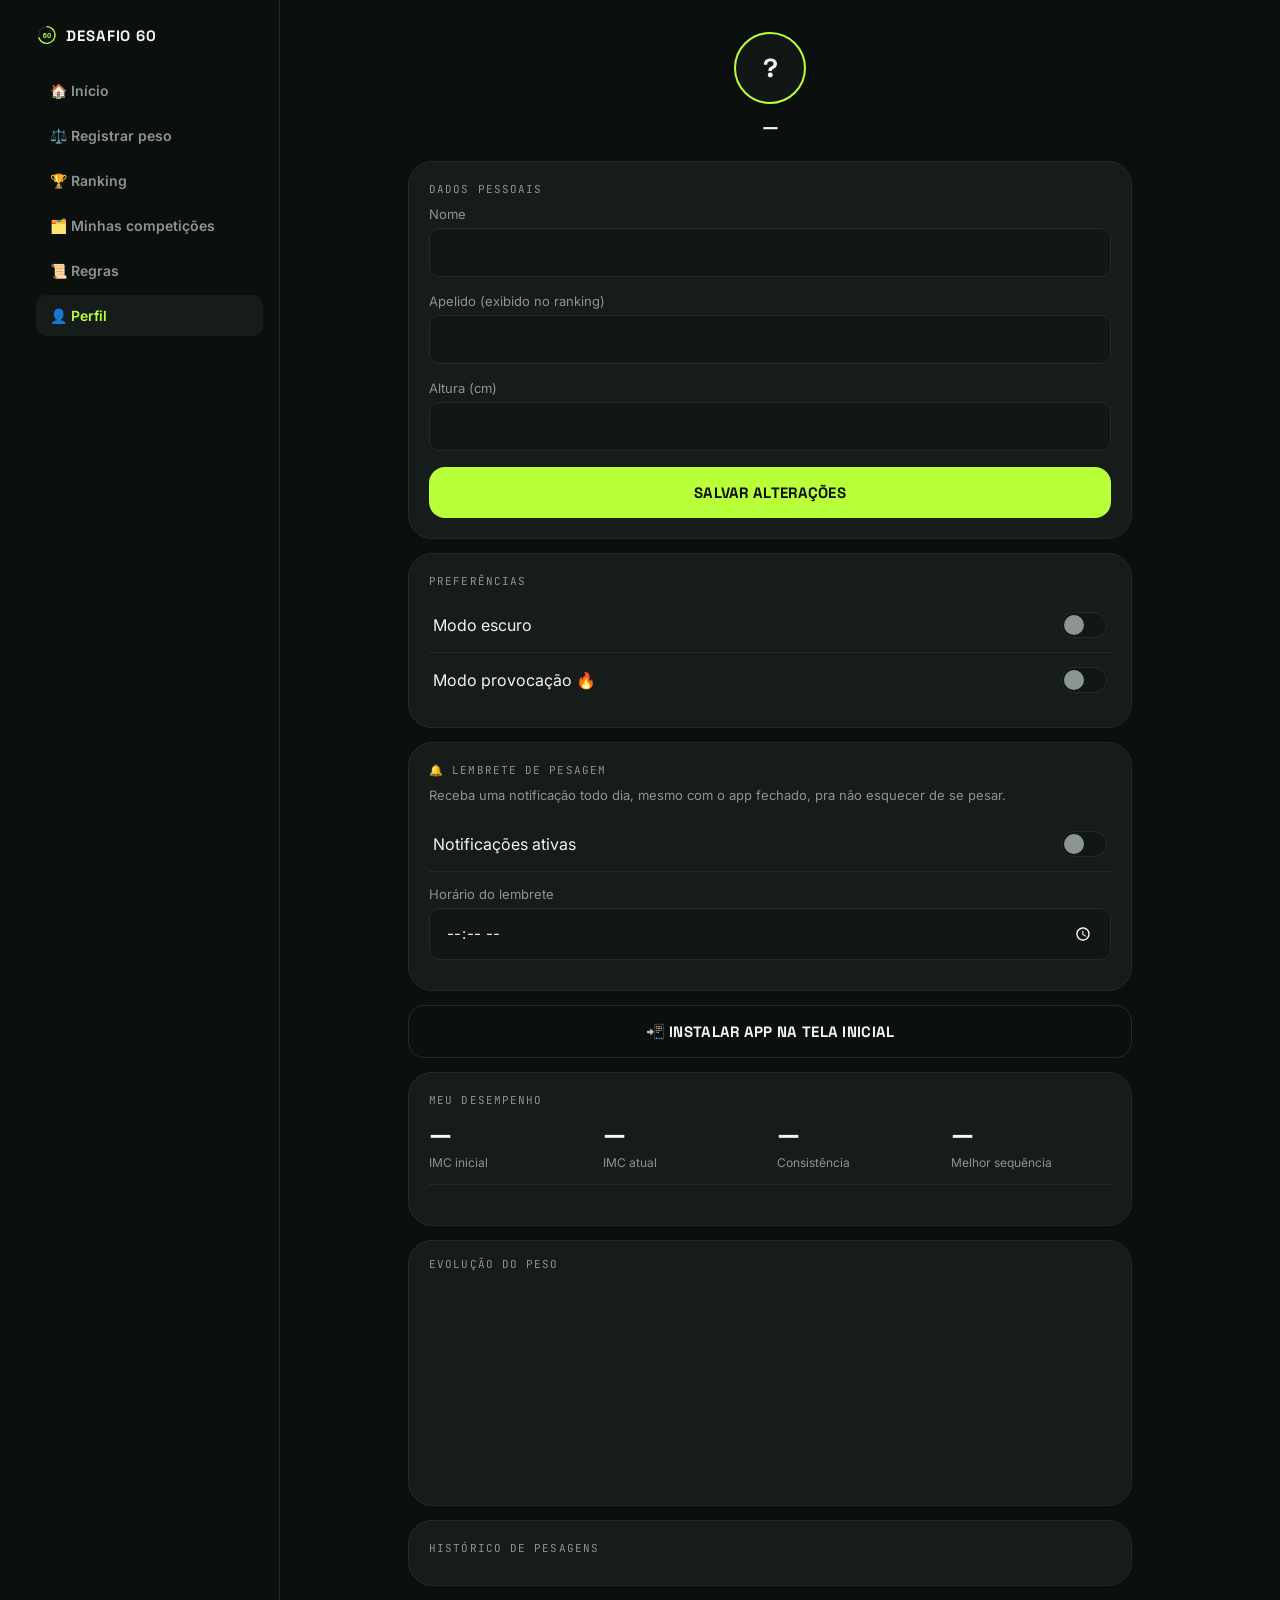
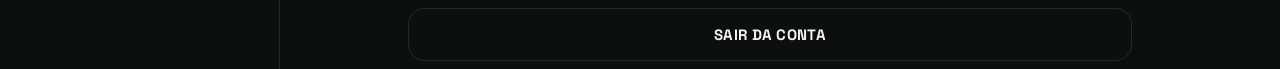
<file: perfil.html>
<!DOCTYPE html>
<html lang="pt-BR" data-tema="dark" translate="no">
<head>
<meta charset="UTF-8">
<meta name="viewport" content="width=device-width, initial-scale=1, viewport-fit=cover">
<meta name="google" content="notranslate">
<title>Perfil — Desafio 60</title>
<link rel="manifest" href="manifest.json">
<meta name="theme-color" content="#0B0F0E">
<link rel="stylesheet" href="css/style.css">
<link rel="stylesheet" href="css/responsive.css">
<link rel="stylesheet" href="css/components.css">
</head>
<body>

<div class="app-shell">
  <nav class="side-nav">
    <div class="brand" style="margin-bottom:20px;"><img src="assets/logo.svg" alt="Desafio 60" class="trophy" style="width:22px; height:22px;"> <strong>DESAFIO 60</strong></div>
    <a href="dashboard.html" data-nav="dashboard">🏠 Início</a>
    <a href="pesagem.html" data-nav="pesagem">⚖️ Registrar peso</a>
    <a href="ranking.html" data-nav="ranking">🏆 Ranking</a>
    <a href="competicao.html" data-nav="competicao">🗂️ Minhas competições</a>
    <a href="regras.html" data-nav="regras">📜 Regras</a>
    <a href="perfil.html" data-nav="perfil" class="active">👤 Perfil</a>
  </nav>

  <main>
    <div class="topbar">
      <a href="dashboard.html" class="icon-btn">←</a>
      <div class="brand"><strong>Perfil</strong></div>
      <div style="width:38px;"></div>
    </div>

    <div class="container">
      <div style="text-align:center; margin-bottom:22px;">
        <div class="avatar-lg" style="margin:0 auto 10px;" id="avatar-inicial">?</div>
        <h2 class="display" id="nome-perfil" style="font-size:19px;">—</h2>
      </div>

      <div class="card">
        <div class="card-eyebrow">Dados pessoais</div>
        <div class="field">
          <label for="nome-input">Nome</label>
          <input type="text" id="nome-input">
        </div>
        <div class="field">
          <label for="apelido-input">Apelido (exibido no ranking)</label>
          <input type="text" id="apelido-input">
        </div>
        <div class="field">
          <label for="altura-input">Altura (cm)</label>
          <input type="number" id="altura-input" min="80" max="250">
        </div>
        <button class="btn btn-primary" id="btn-salvar-perfil">Salvar alterações</button>
      </div>

      <div class="card">
        <div class="card-eyebrow">Preferências</div>
        <div class="list-row">
          <span>Modo escuro</span>
          <div class="switch" id="switch-tema"></div>
        </div>
        <div class="list-row">
          <span>Modo provocação 🔥</span>
          <div class="switch" id="switch-provocacao"></div>
        </div>
      </div>

      <div class="card">
        <div class="card-eyebrow">🔔 Lembrete de pesagem</div>
        <p style="font-size:13px; color:var(--text-muted); margin:0 0 14px;">
          Receba uma notificação todo dia, mesmo com o app fechado, pra não esquecer de se pesar.
        </p>
        <div class="list-row">
          <span>Notificações ativas</span>
          <div class="switch" id="switch-lembrete"></div>
        </div>
        <div class="field" style="margin-top:14px; margin-bottom:0;">
          <label for="horario-lembrete">Horário do lembrete</label>
          <input type="time" id="horario-lembrete">
        </div>
        <p id="status-lembrete" style="font-size:12px; color:var(--text-muted); margin:10px 0 0;"></p>
      </div>

      <button class="btn btn-ghost" id="btn-instalar-app" data-instalar-app style="margin-bottom:14px;">
        📲 Instalar app na tela inicial
      </button>

      <div class="card">
        <div class="card-eyebrow">Meu desempenho</div>
        <div class="stat-grid">
          <div class="stat"><span class="valor" id="p-imc-inicial">—</span><span class="rotulo">IMC inicial</span></div>
          <div class="stat"><span class="valor" id="p-imc-atual">—</span><span class="rotulo">IMC atual</span></div>
          <div class="stat"><span class="valor" id="p-consistencia">—</span><span class="rotulo">Consistência</span></div>
          <div class="stat"><span class="valor" id="p-sequencia">—</span><span class="rotulo">Melhor sequência</span></div>
        </div>
        <p id="p-imc-classificacao" style="font-size:12px; color:var(--text-muted); margin:14px 0 0; padding-top:14px; border-top:1px solid var(--border);"></p>
        <p id="p-faixa-saudavel" style="font-size:12px; color:var(--text-muted); margin:6px 0 0;"></p>
        <p id="p-velocidade" style="font-size:12px; color:var(--text-muted); margin:6px 0 0;"></p>
      </div>

      <div class="card chart-card">
        <div class="card-eyebrow" style="padding-left:8px;">Evolução do peso</div>
        <canvas id="grafico-peso" height="200"></canvas>
      </div>

      <div class="card">
        <div class="card-eyebrow">Histórico de pesagens</div>
        <div id="lista-historico"></div>
      </div>

      <button class="btn btn-ghost" id="btn-sair" style="margin-top:8px;">Sair da conta</button>
    </div>
  </main>
</div>

<nav class="bottom-nav">
  <a href="dashboard.html" data-nav="dashboard"><span class="ic">🏠</span>Início</a>
  <a href="ranking.html" data-nav="ranking"><span class="ic">🏆</span>Ranking</a>
  <a href="pesagem.html" data-nav="pesagem"><span class="ic">⚖️</span>Pesar</a>
  <a href="perfil.html" data-nav="perfil" class="active"><span class="ic">👤</span>Perfil</a>
</nav>

<script src="js/vendor/chart.umd.min.js"></script>
<script type="module">
  import { requireAuth, getCurrentProfile, updateProfile } from './js/services/auth.js';
  import { getMyCompetitions, escolherCompeticaoAtiva } from './js/services/competition.js';
  import { getMemberStats } from './js/services/ranking.js';
  import { getHistory } from './js/services/weighin.js';
  import { calcularIMC, classificarIMC, faixaDePesoSaudavel, velocidadeEvolucao, formatarKg, formatarData } from './js/calculations.js';
  import { aplicarTema, temaSalvoLocalmente, marcarNavAtiva, mostrarToast, encerrarSessaoEVoltarLogin, registrarServiceWorker, acionarInstalacaoDoApp } from './js/app.js';
  import { suportaPush, statusPermissao, ativarLembretePush, desativarLembretePush, salvarHorarioLembrete } from './js/services/push.js';

  marcarNavAtiva('perfil');
  registrarServiceWorker();
  const user = await requireAuth();
  if (!user) throw new Error('não autenticado');

  const perfil = await getCurrentProfile();
  aplicarTema(perfil?.tema || temaSalvoLocalmente());

  document.getElementById('nome-perfil').textContent = perfil.apelido || perfil.nome;
  document.getElementById('avatar-inicial').textContent = (perfil.nome || '?').charAt(0).toUpperCase();
  document.getElementById('nome-input').value = perfil.nome || '';
  document.getElementById('apelido-input').value = perfil.apelido || '';
  document.getElementById('altura-input').value = perfil.altura_cm || '';

  const switchTema = document.getElementById('switch-tema');
  const switchProvocacao = document.getElementById('switch-provocacao');
  switchTema.classList.toggle('on', (perfil.tema || 'dark') === 'dark');
  switchProvocacao.classList.toggle('on', !!perfil.modo_provocacao);

  switchTema.addEventListener('click', async () => {
    const novoTema = switchTema.classList.contains('on') ? 'light' : 'dark';
    switchTema.classList.toggle('on');
    aplicarTema(novoTema);
    await updateProfile({ tema: novoTema });
  });

  switchProvocacao.addEventListener('click', async () => {
    const novoValor = !switchProvocacao.classList.contains('on');
    switchProvocacao.classList.toggle('on');
    await updateProfile({ modo_provocacao: novoValor });
  });

  // --- Lembrete de pesagem (notificação push) ---
  const switchLembrete = document.getElementById('switch-lembrete');
  const inputHorario = document.getElementById('horario-lembrete');
  const statusLembrete = document.getElementById('status-lembrete');

  inputHorario.value = (perfil.horario_lembrete || '08:00').slice(0, 5);

  if (!suportaPush()) {
    statusLembrete.textContent = 'Seu navegador não suporta notificações push.';
    switchLembrete.style.opacity = '0.4';
    switchLembrete.style.pointerEvents = 'none';
  } else if (statusPermissao() === 'denied') {
    statusLembrete.textContent = 'Notificações bloqueadas nas configurações do navegador. Ative manualmente para usar o lembrete.';
  } else {
    switchLembrete.classList.toggle('on', statusPermissao() === 'granted' && !!perfil.lembrete_ativo);
  }

  switchLembrete.addEventListener('click', async () => {
    if (switchLembrete.style.pointerEvents === 'none') return;
    const ativando = !switchLembrete.classList.contains('on');
    statusLembrete.textContent = ativando ? 'Ativando...' : 'Desativando...';

    if (ativando) {
      const resultado = await ativarLembretePush();
      if (resultado.ok) {
        switchLembrete.classList.add('on');
        statusLembrete.textContent = `Lembrete ativo — você recebe um aviso às ${inputHorario.value} se ainda não tiver se pesado.`;
        mostrarToast('Notificações ativadas!', 'success');
      } else {
        statusLembrete.textContent = resultado.motivo;
      }
    } else {
      await desativarLembretePush();
      switchLembrete.classList.remove('on');
      statusLembrete.textContent = 'Lembrete desativado.';
    }
  });

  inputHorario.addEventListener('change', async () => {
    try {
      await salvarHorarioLembrete(inputHorario.value + ':00');
      mostrarToast('Horário do lembrete atualizado!', 'success');
    } catch {
      mostrarToast('Não foi possível salvar o horário.', 'error');
    }
  });

  document.getElementById('btn-salvar-perfil').addEventListener('click', async () => {
    try {
      await updateProfile({
        nome: document.getElementById('nome-input').value.trim(),
        apelido: document.getElementById('apelido-input').value.trim() || null,
        altura_cm: Number(document.getElementById('altura-input').value) || null,
      });
      mostrarToast('Perfil atualizado!', 'success');
    } catch {
      mostrarToast('Não foi possível salvar. Tente novamente.', 'error');
    }
  });

  document.getElementById('btn-sair').addEventListener('click', encerrarSessaoEVoltarLogin);
  document.getElementById('btn-instalar-app').addEventListener('click', acionarInstalacaoDoApp);

  try {
    const minhas = await getMyCompetitions();
    const ativa = escolherCompeticaoAtiva(minhas);
    if (ativa) {
      const stats = await getMemberStats(ativa.id);
      const historico = await getHistory(ativa.id);

      const imcInicial = calcularIMC(stats?.peso_inicial_kg, perfil.altura_cm);
      const imcAtual = calcularIMC(stats?.media_movel_7, perfil.altura_cm);
      document.getElementById('p-imc-inicial').textContent = imcInicial ?? '—';
      document.getElementById('p-imc-atual').textContent = imcAtual ?? '—';

      if (imcAtual != null) {
        document.getElementById('p-imc-classificacao').textContent =
          `Classificação atual: ${classificarIMC(imcAtual)}.`;
      }
      const faixa = faixaDePesoSaudavel(perfil.altura_cm);
      if (faixa) {
        document.getElementById('p-faixa-saudavel').textContent =
          `Faixa de peso considerada normal (IMC 18,5–24,9) para sua altura: ${formatarKg(faixa.min)} a ${formatarKg(faixa.max)}. Apenas uma referência informativa, não uma meta obrigatória.`;
      }
      document.getElementById('p-consistencia').textContent = `${Math.round(stats?.consistencia_pct || 0)}%`;
      document.getElementById('p-sequencia').textContent = `${stats?.melhor_sequencia || 0}d`;

      const velocidade = velocidadeEvolucao(stats?.kg_perdidos, stats?.dias_decorridos);
      if (velocidade != null) {
        document.getElementById('p-velocidade').textContent =
          `Velocidade de evolução: ${formatarKg(Math.abs(velocidade))} por semana ${velocidade >= 0 ? 'perdidos' : 'ganhos'} em média. Indicador informativo.`;
      }

      document.getElementById('lista-historico').innerHTML = historico.length
        ? [...historico].reverse().slice(0, 15).map((w) => `
            <div class="list-row">
              <span>${formatarData(w.data_pesagem)}</span>
              <span class="mono">${formatarKg(w.peso_kg)}</span>
              <span style="font-size:12px;">${w.dentro_da_janela ? '🟢' : '🟡'}</span>
            </div>`).join('')
        : '<p style="color:var(--text-muted); font-size:13px;">Nenhuma pesagem registrada ainda.</p>';

      try {
        if (typeof Chart === 'undefined') {
          throw new Error('Biblioteca de gráficos (Chart.js) não carregou.');
        }
        if (historico.length === 0) {
          document.getElementById('grafico-peso').closest('.card').innerHTML =
            '<p style="color:var(--text-muted); font-size:13px; text-align:center; padding:12px 0;">Registre seu peso para ver o gráfico de evolução.</p>';
        } else {
          new Chart(document.getElementById('grafico-peso'), {
            type: 'line',
            data: {
              labels: historico.map((w) => formatarData(w.data_pesagem)),
              datasets: [{
                label: 'Peso (kg)',
                data: historico.map((w) => w.peso_kg),
                borderColor: '#B9FF3A',
                backgroundColor: 'rgba(185,255,58,0.15)',
                fill: true,
                tension: 0.3,
              }],
            },
            options: {
              plugins: { legend: { display: false } },
              scales: {
                x: { ticks: { color: '#8B9591', maxTicksLimit: 6 }, grid: { display: false } },
                y: { ticks: { color: '#8B9591' }, grid: { color: '#232B28' } },
              },
            },
          });
        }
      } catch (erroGrafico) {
        console.error('Erro ao criar gráfico de evolução:', erroGrafico);
        const cardGrafico = document.getElementById('grafico-peso')?.closest('.card');
        if (cardGrafico) {
          cardGrafico.innerHTML = `<p style="color:var(--danger); font-size:12px; text-align:center; padding:12px 0;">Erro técnico (diagnóstico): ${erroGrafico.message}</p>`;
        }
      }
    }
  } catch (err) {
    console.error(err);
  }
</script>
</body>
</html>
</file>
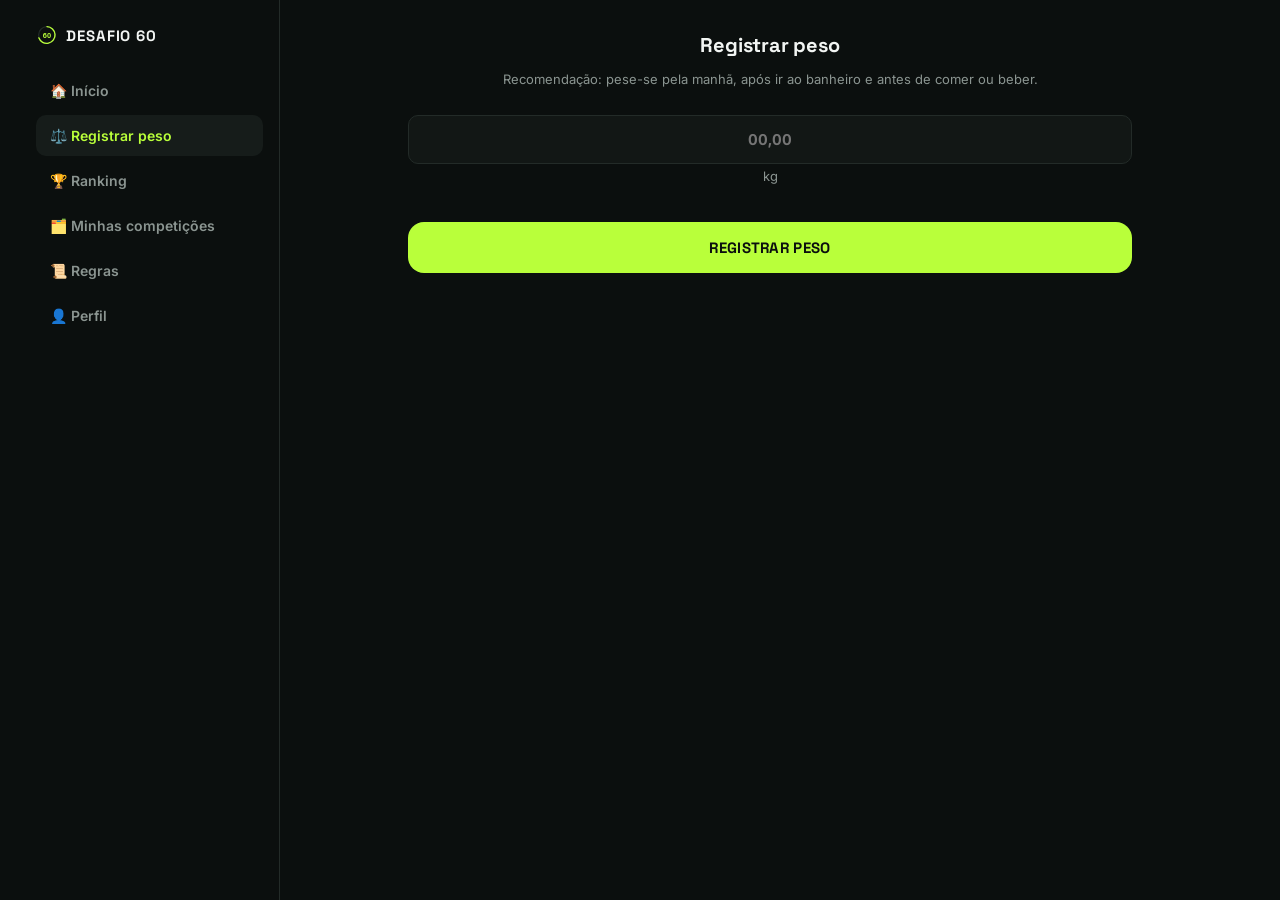
<file: pesagem.html>
<!DOCTYPE html>
<html lang="pt-BR" data-tema="dark" translate="no">
<head>
<meta charset="UTF-8">
<meta name="viewport" content="width=device-width, initial-scale=1, viewport-fit=cover">
<meta name="google" content="notranslate">
<title>Registrar peso — Desafio 60</title>
<link rel="manifest" href="manifest.json">
<meta name="theme-color" content="#0B0F0E">
<link rel="stylesheet" href="css/style.css">
<link rel="stylesheet" href="css/responsive.css">
<link rel="stylesheet" href="css/components.css">
</head>
<body>

<div class="app-shell">
  <nav class="side-nav">
    <div class="brand" style="margin-bottom:20px;"><img src="assets/logo.svg" alt="Desafio 60" class="trophy" style="width:22px; height:22px;"> <strong>DESAFIO 60</strong></div>
    <a href="dashboard.html" data-nav="dashboard">🏠 Início</a>
    <a href="pesagem.html" data-nav="pesagem" class="active">⚖️ Registrar peso</a>
    <a href="ranking.html" data-nav="ranking">🏆 Ranking</a>
    <a href="competicao.html" data-nav="competicao">🗂️ Minhas competições</a>
    <a href="regras.html" data-nav="regras">📜 Regras</a>
    <a href="perfil.html" data-nav="perfil">👤 Perfil</a>
  </nav>

  <main>
    <div class="topbar">
      <a href="dashboard.html" class="icon-btn">←</a>
      <div class="brand"><strong>Registrar peso</strong></div>
      <div style="width:38px;"></div>
    </div>

    <div class="container">
      <h1 class="display" style="font-size:20px; text-align:center; margin-bottom:4px;">Registrar peso</h1>
      <p style="text-align:center; color:var(--text-muted); font-size:13px; margin-bottom:28px;">
        Recomendação: pese-se pela manhã, após ir ao banheiro e antes de comer ou beber.
      </p>

      <form id="form-pesagem">
        <div class="field">
          <input type="text" inputmode="decimal" id="peso" class="weight-input" placeholder="00,00" required>
          <div style="text-align:center; color:var(--text-muted); font-size:13px; margin-top:4px;">kg</div>
        </div>

        <div id="alerta-janela" class="badge-janela" style="justify-content:center; margin-bottom:18px;"></div>

        <div id="confirmacao-variacao" class="card" style="display:none; border-color:var(--danger);">
          <p style="font-size:14px; margin:0 0 14px;" id="texto-variacao"></p>
          <button type="button" class="btn btn-ghost" id="btn-confirmar-mesmo-assim">Confirmar e salvar mesmo assim</button>
        </div>

        <div id="erro" class="field-error" style="display:none; text-align:center;"></div>

        <button type="submit" class="btn btn-primary" id="btn-registrar">Registrar peso</button>
      </form>

      <div id="offline-aviso" style="display:none; text-align:center; margin-top:16px; font-size:13px; color:var(--text-muted);">
        📴 Você está offline — sua pesagem será salva e enviada quando a conexão voltar.
      </div>
    </div>
  </main>
</div>

<nav class="bottom-nav">
  <a href="dashboard.html" data-nav="dashboard"><span class="ic">🏠</span>Início</a>
  <a href="ranking.html" data-nav="ranking"><span class="ic">🏆</span>Ranking</a>
  <a href="pesagem.html" data-nav="pesagem" class="active"><span class="ic">⚖️</span>Pesar</a>
  <a href="perfil.html" data-nav="perfil"><span class="ic">👤</span>Perfil</a>
</nav>

<script type="module">
  import { requireAuth } from './js/services/auth.js';
  import { getMyCompetitions, escolherCompeticaoAtiva } from './js/services/competition.js';
  import { registerWeighIn } from './js/services/weighin.js';
  import { aplicarTema, temaSalvoLocalmente, marcarNavAtiva, mostrarToast , registrarServiceWorker } from './js/app.js';

  aplicarTema(temaSalvoLocalmente());
  registrarServiceWorker();
  marcarNavAtiva('pesagem');

  const user = await requireAuth();
  if (!user) throw new Error('não autenticado');

  const minhas = await getMyCompetitions();
  const ativa = escolherCompeticaoAtiva(minhas);

  const alertaJanela = document.getElementById('alerta-janela');
  if (ativa) {
    const agora = new Date().toTimeString().slice(0, 5);
    const dentro = agora >= ativa.competitions.janela_inicio?.slice(0,5) && agora <= ativa.competitions.janela_fim?.slice(0,5);
    alertaJanela.innerHTML = dentro
      ? `🟢 Dentro da janela recomendada (${ativa.competitions.janela_inicio?.slice(0,5)}–${ativa.competitions.janela_fim?.slice(0,5)})`
      : `🟡 Fora da janela recomendada (${ativa.competitions.janela_inicio?.slice(0,5)}–${ativa.competitions.janela_fim?.slice(0,5)})`;
  }

  if (!navigator.onLine) {
    document.getElementById('offline-aviso').style.display = 'block';
  }

  const form = document.getElementById('form-pesagem');
  const erroBox = document.getElementById('erro');
  const btn = document.getElementById('btn-registrar');
  const boxVariacao = document.getElementById('confirmacao-variacao');
  let pendenteConfirmacao = null;

  async function salvar(confirmarVariacao = false) {
    if (!ativa) {
      erroBox.textContent = 'Você ainda não está inscrito em nenhuma competição.';
      erroBox.style.display = 'block';
      return;
    }
    erroBox.style.display = 'none';
    btn.disabled = true;
    btn.textContent = 'Salvando...';

    const pesoBruto = document.getElementById('peso').value;
    const resultado = await registerWeighIn({
      competitionMemberId: ativa.id,
      pesoBruto,
      confirmarVariacao,
    });

    btn.disabled = false;
    btn.textContent = 'Registrar peso';

    if (resultado.status === 'invalid') {
      erroBox.textContent = resultado.erro;
      erroBox.style.display = 'block';
      return;
    }

    if (resultado.status === 'needs_confirmation') {
      pendenteConfirmacao = pesoBruto;
      document.getElementById('texto-variacao').textContent = resultado.mensagem;
      boxVariacao.style.display = 'block';
      return;
    }

    boxVariacao.style.display = 'none';

    if (resultado.status === 'queued_offline') {
      mostrarToast('Sem conexão: sua pesagem foi salva e será enviada automaticamente.', 'info');
    } else {
      mostrarToast('Peso registrado com sucesso!', 'success');
    }

    setTimeout(() => { window.location.href = 'dashboard.html'; }, 900);
  }

  form.addEventListener('submit', (e) => {
    e.preventDefault();
    salvar(false);
  });

  document.getElementById('btn-confirmar-mesmo-assim').addEventListener('click', () => {
    salvar(true);
  });
</script>
</body>
</html>
</file>
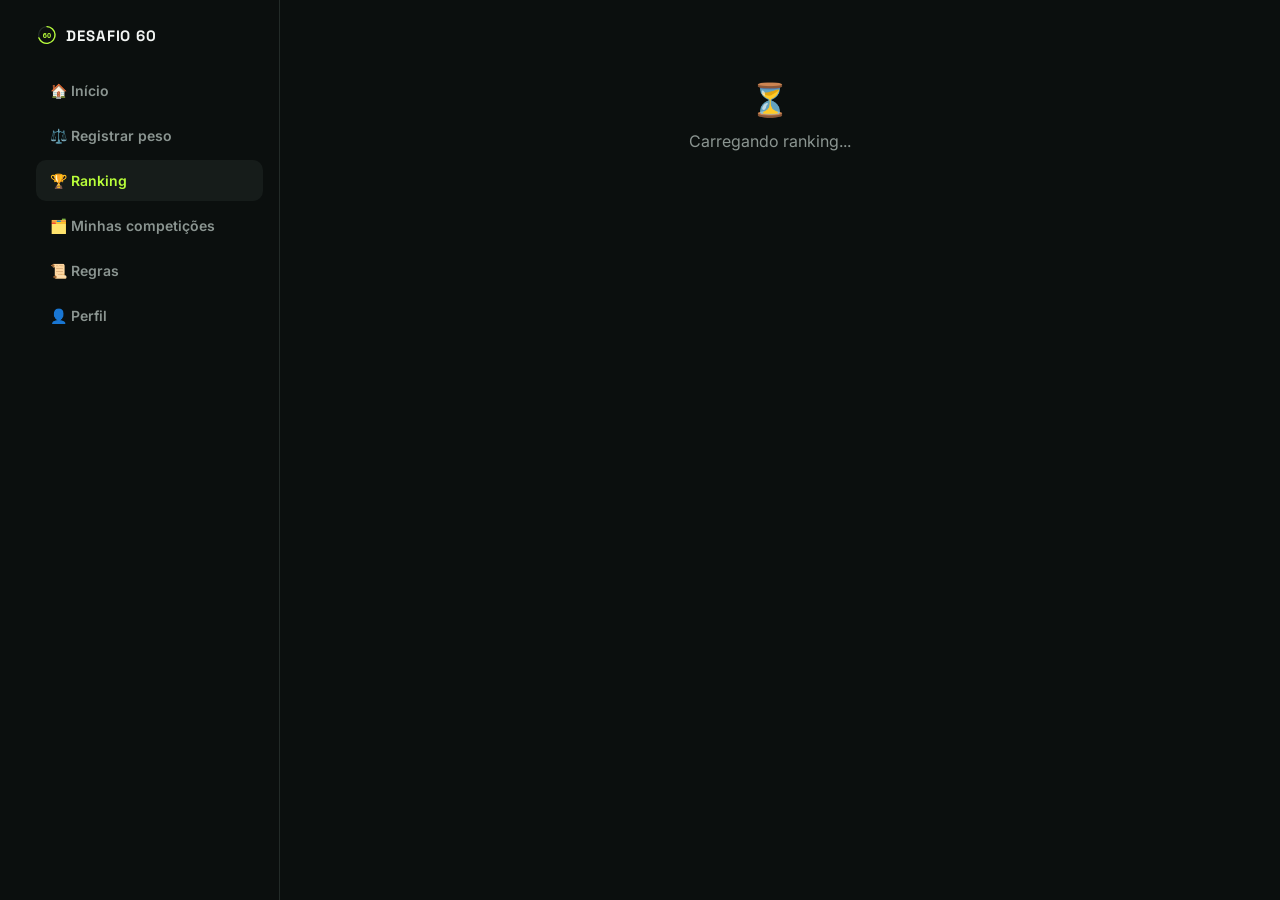
<file: ranking.html>
<!DOCTYPE html>
<html lang="pt-BR" data-tema="dark" translate="no">
<head>
<meta charset="UTF-8">
<meta name="viewport" content="width=device-width, initial-scale=1, viewport-fit=cover">
<meta name="google" content="notranslate">
<title>Ranking — Desafio 60</title>
<link rel="manifest" href="manifest.json">
<meta name="theme-color" content="#0B0F0E">
<link rel="stylesheet" href="css/style.css">
<link rel="stylesheet" href="css/responsive.css">
<link rel="stylesheet" href="css/components.css">
</head>
<body>

<div class="app-shell">
  <nav class="side-nav">
    <div class="brand" style="margin-bottom:20px;"><img src="assets/logo.svg" alt="Desafio 60" class="trophy" style="width:22px; height:22px;"> <strong>DESAFIO 60</strong></div>
    <a href="dashboard.html" data-nav="dashboard">🏠 Início</a>
    <a href="pesagem.html" data-nav="pesagem">⚖️ Registrar peso</a>
    <a href="ranking.html" data-nav="ranking" class="active">🏆 Ranking</a>
    <a href="competicao.html" data-nav="competicao">🗂️ Minhas competições</a>
    <a href="regras.html" data-nav="regras">📜 Regras</a>
    <a href="perfil.html" data-nav="perfil">👤 Perfil</a>
  </nav>

  <main>
    <div class="topbar">
      <a href="dashboard.html" class="icon-btn">←</a>
      <div class="brand"><strong>🏆 Ranking</strong></div>
      <div style="width:38px;"></div>
    </div>

    <div class="container">
      <div id="loading" class="state-box"><div class="ic">⏳</div>Carregando ranking...</div>

      <div id="conteudo" style="display:none;">
        <div style="display:flex; gap:8px; overflow-x:auto; margin-bottom:16px;" id="tabs-ranking">
          <button class="btn btn-primary" style="width:auto; padding:8px 16px; font-size:12px;" data-tipo="oficial">Oficial (%)</button>
          <button class="btn btn-ghost" style="width:auto; padding:8px 16px; font-size:12px;" data-tipo="kg">Kg perdidos</button>
          <button class="btn btn-ghost" style="width:auto; padding:8px 16px; font-size:12px;" data-tipo="consistencia">Consistência</button>
          <button class="btn btn-ghost" style="width:auto; padding:8px 16px; font-size:12px;" data-tipo="evolucao">Evolução 7d</button>
        </div>

        <div class="card" style="padding:8px 16px;">
          <div id="lista-ranking"></div>
        </div>

        <div class="card chart-card" style="margin-top:16px;">
          <div class="card-eyebrow" style="padding-left:8px;">Comparação entre participantes</div>
          <canvas id="grafico-comparacao" height="220"></canvas>
        </div>
      </div>

      <div id="vazio" class="empty-state" style="display:none;">
        <div class="ic">🏆</div>
        <p>Você ainda não está em nenhuma competição ativa.</p>
      </div>
    </div>
  </main>
</div>

<nav class="bottom-nav">
  <a href="dashboard.html" data-nav="dashboard"><span class="ic">🏠</span>Início</a>
  <a href="ranking.html" data-nav="ranking" class="active"><span class="ic">🏆</span>Ranking</a>
  <a href="pesagem.html" data-nav="pesagem"><span class="ic">⚖️</span>Pesar</a>
  <a href="perfil.html" data-nav="perfil"><span class="ic">👤</span>Perfil</a>
</nav>

<script src="js/vendor/chart.umd.min.js"></script>
<script type="module">
  import { requireAuth } from './js/services/auth.js';
  import { getMyCompetitions, escolherCompeticaoAtiva } from './js/services/competition.js';
  import { getRanking, getMemberHistoryForChart } from './js/services/ranking.js';
  import { formatarPercentual, formatarKg } from './js/calculations.js';
  import { aplicarTema, temaSalvoLocalmente, marcarNavAtiva, mostrarToast , registrarServiceWorker } from './js/app.js';

  aplicarTema(temaSalvoLocalmente());
  registrarServiceWorker();
  marcarNavAtiva('ranking');

  const user = await requireAuth();
  if (!user) throw new Error('não autenticado');

  let rankingCompleto = [];
  let evolucao7dPorMembro = {}; // competition_member_id -> percentual evoluído nos últimos 7 dias (null = sem dados suficientes)

  function renderLista(tipo) {
    const ordenado = [...rankingCompleto].sort((a, b) => {
      if (tipo === 'kg') return b.kg_perdidos - a.kg_perdidos;
      if (tipo === 'consistencia') return b.consistencia_pct - a.consistencia_pct;
      if (tipo === 'evolucao') {
        const evA = evolucao7dPorMembro[a.competition_member_id];
        const evB = evolucao7dPorMembro[b.competition_member_id];
        if (evA == null && evB == null) return 0;
        if (evA == null) return 1;
        if (evB == null) return -1;
        return evB - evA;
      }
      return a.posicao - b.posicao;
    });

    const medalhas = ['🥇', '🥈', '🥉'];
    document.getElementById('lista-ranking').innerHTML = ordenado.map((r, i) => {
      let valor;
      if (tipo === 'kg') valor = formatarKg(r.kg_perdidos);
      else if (tipo === 'consistencia') valor = `${Math.round(r.consistencia_pct)}%`;
      else if (tipo === 'evolucao') {
        const ev = evolucao7dPorMembro[r.competition_member_id];
        valor = ev == null ? '—' : formatarPercentual(ev);
      } else valor = formatarPercentual(r.percentual_perdido);
      const posClasse = i < 3 ? `pos-${i + 1}` : '';
      const pesoAtual = r.media_movel_7 ?? r.peso_atual_kg;
      const subtitulo = pesoAtual != null
        ? `${formatarKg(pesoAtual)} atual${r.peso_inicial_kg != null ? ` · iniciou em ${formatarKg(r.peso_inicial_kg)}` : ''}`
        : 'Aguardando primeira pesagem';
      return `
        <div class="ranking-item ${posClasse}">
          <div class="pos">${medalhas[i] || i + 1}</div>
          <div class="avatar">${(r.apelido || r.nome || '?').charAt(0).toUpperCase()}</div>
          <div class="nome">
            ${r.apelido || r.nome}
            <div style="font-size:11px; color:var(--text-muted); font-weight:400; margin-top:2px;">${subtitulo}</div>
          </div>
          <div class="pct">${valor}</div>
        </div>`;
    }).join('') || '<p style="color:var(--text-muted); text-align:center; padding:20px 0;">Nenhuma pesagem registrada ainda.</p>';
  }

  document.getElementById('tabs-ranking').addEventListener('click', (e) => {
    const btnEl = e.target.closest('button');
    if (!btnEl) return;
    document.querySelectorAll('#tabs-ranking button').forEach((b) => b.className = 'btn btn-ghost');
    btnEl.className = 'btn btn-primary';
    btnEl.style.width = 'auto'; btnEl.style.padding = '8px 16px'; btnEl.style.fontSize = '12px';
    renderLista(btnEl.dataset.tipo);
  });

  /**
   * Desenha o gráfico de comparação. Isolado do carregamento do ranking:
   * uma falha aqui (rede, participante sem histórico ainda, etc.) nunca
   * deve esconder a lista de ranking que já carregou com sucesso.
   */
  async function renderGraficoComparacao(ranking) {
    const cardGrafico = document.getElementById('grafico-comparacao')?.closest('.card');
    try {
      const totalPesagens = ranking.reduce((soma, r) => soma + (r.total_pesagens || 0), 0);
      if (totalPesagens === 0) {
        if (cardGrafico) {
          cardGrafico.innerHTML = '<p style="color:var(--text-muted); font-size:13px; text-align:center; padding:12px 0;">Ainda não há pesagens registradas para gerar o gráfico de comparação.</p>';
        }
        return;
      }

      const resultados = await Promise.allSettled(
        ranking.slice(0, 8).map((r) => getMemberHistoryForChart(r.competition_member_id))
      );

      const falhas = resultados.filter((r) => r.status === 'rejected');
      if (falhas.length > 0) {
        console.error('Falhas ao buscar histórico para o gráfico:', falhas.map((f) => f.reason));
      }

      const historicos = resultados.map((res, i) => ({
        id: ranking[i].competition_member_id,
        nome: ranking[i].apelido || ranking[i].nome,
        historico: res.status === 'fulfilled' ? (res.value || []) : [],
        pesoInicial: ranking[i].peso_inicial_kg,
      }));

      // Evolução dos últimos 7 dias: compara a pesagem mais antiga com a mais
      // recente dentro dessa janela (item 16 — apenas um ranking secundário).
      evolucao7dPorMembro = {};
      const hoje = new Date();
      const seteDiasAtras = new Date(hoje);
      seteDiasAtras.setDate(hoje.getDate() - 7);
      for (const h of historicos) {
        const dentroDaJanela = h.historico.filter((w) => new Date(w.data_pesagem + 'T00:00:00') >= seteDiasAtras);
        if (dentroDaJanela.length >= 2) {
          const primeira = dentroDaJanela[0].peso_kg;
          const ultima = dentroDaJanela[dentroDaJanela.length - 1].peso_kg;
          evolucao7dPorMembro[h.id] = primeira > 0 ? Math.round(((primeira - ultima) / primeira) * 10000) / 100 : null;
        } else {
          evolucao7dPorMembro[h.id] = null;
        }
      }
      if (document.querySelector('#tabs-ranking button.btn-primary')?.dataset.tipo === 'evolucao') {
        renderLista('evolucao');
      }

      const cores = ['#B9FF3A', '#4FA3FF', '#FFC94D', '#E08D5C', '#C7CDD1', '#FF5C5C', '#9B7EDE', '#5CE0C6'];
      const todasDatas = [...new Set(historicos.flatMap((h) => h.historico.map((w) => w.data_pesagem)))].sort();

      if (todasDatas.length === 0) {
        if (cardGrafico) {
          const todasFalharam = falhas.length === resultados.length && resultados.length > 0;
          const detalheErro = todasFalharam ? (falhas[0].reason?.message || String(falhas[0].reason)) : null;
          cardGrafico.innerHTML = detalheErro
            ? `<p style="color:var(--danger); font-size:12px; text-align:center; padding:12px 0;">Erro técnico (diagnóstico): ${detalheErro}</p>`
            : '<p style="color:var(--text-muted); font-size:13px; text-align:center; padding:12px 0;">Ainda não há pesagens registradas para gerar o gráfico de comparação.</p>';
        }
        return;
      }

      const datasets = historicos.map((h, i) => ({
        label: h.nome,
        data: todasDatas.map((data) => {
          const w = h.historico.find((x) => x.data_pesagem === data);
          if (!w || !h.pesoInicial) return null;
          return Math.round(((h.pesoInicial - w.peso_kg) / h.pesoInicial) * 10000) / 100;
        }),
        borderColor: cores[i % cores.length],
        backgroundColor: cores[i % cores.length],
        tension: 0.3,
        spanGaps: true,
      }));

      new Chart(document.getElementById('grafico-comparacao'), {
        type: 'line',
        data: { labels: todasDatas.map((d) => d.slice(8,10) + '/' + d.slice(5,7)), datasets },
        options: {
          responsive: true,
          plugins: { legend: { labels: { color: '#8B9591', font: { size: 11 } } } },
          scales: {
            x: { ticks: { color: '#8B9591', maxTicksLimit: 8 }, grid: { color: '#232B28' } },
            y: { ticks: { color: '#8B9591', callback: (v) => v + '%' }, grid: { color: '#232B28' } },
          },
        },
      });
    } catch (err) {
      console.error('Gráfico de comparação não pôde ser carregado:', err);
      if (cardGrafico) {
        cardGrafico.innerHTML = '<p style="color:var(--text-muted); font-size:13px; text-align:center; padding:12px 0;">Não foi possível carregar o gráfico agora. O ranking acima continua válido.</p>';
      }
    }
  }

  try {
    const minhas = await getMyCompetitions();
    const ativa = escolherCompeticaoAtiva(minhas);

    document.getElementById('loading').style.display = 'none';

    if (!ativa) {
      document.getElementById('vazio').style.display = 'block';
    } else {
      rankingCompleto = await getRanking(ativa.competitions.id);
      document.getElementById('conteudo').style.display = 'block';
      renderLista('oficial');
      await renderGraficoComparacao(rankingCompleto);
    }
  } catch (err) {
    document.getElementById('loading').style.display = 'none';
    mostrarToast('Não foi possível carregar o ranking. Verifique sua conexão.', 'error');
    console.error(err);
  }
</script>
</body>
</html>
</file>
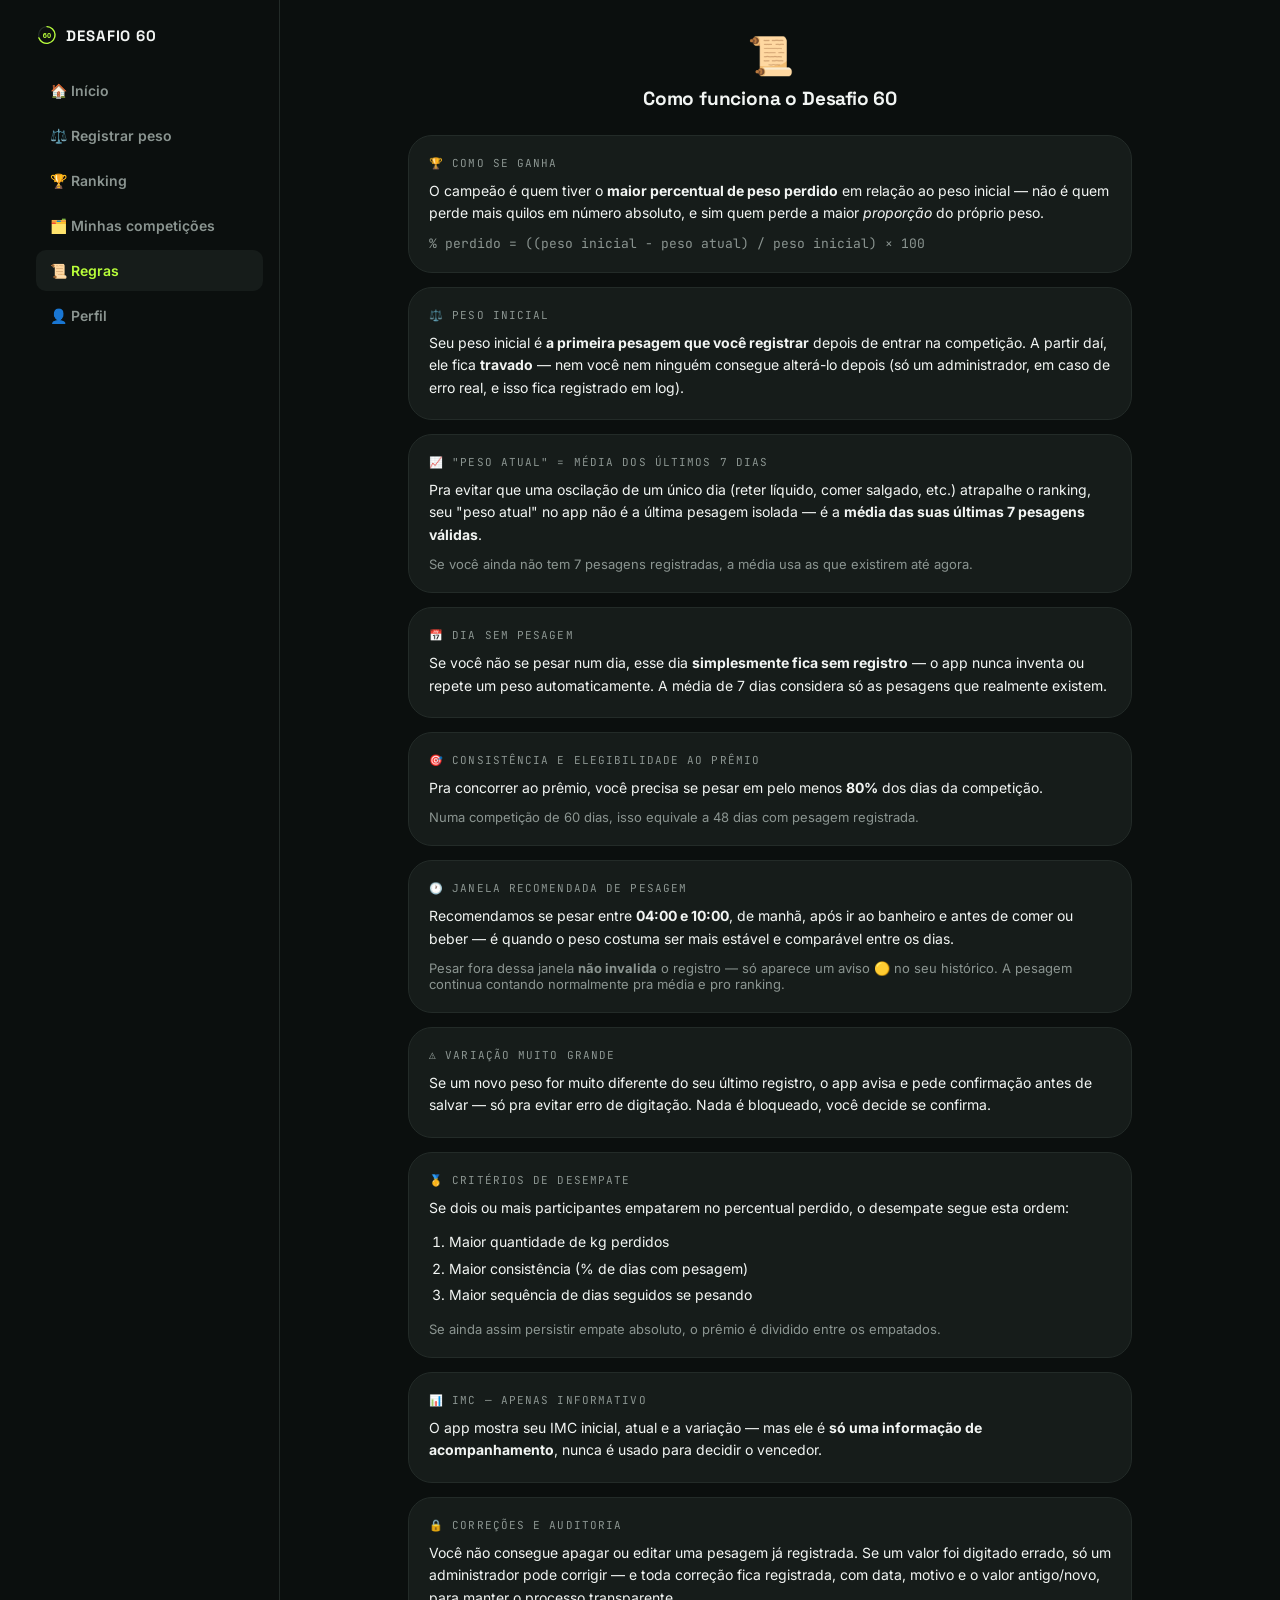
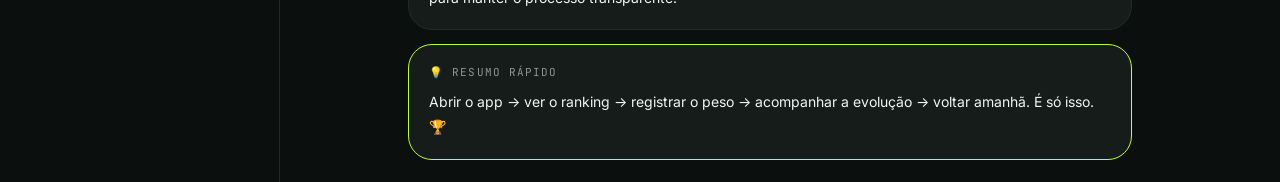
<file: regras.html>
<!DOCTYPE html>
<html lang="pt-BR" data-tema="dark" translate="no">
<head>
<meta charset="UTF-8">
<meta name="viewport" content="width=device-width, initial-scale=1, viewport-fit=cover">
<meta name="google" content="notranslate">
<title>Regras — Desafio 60</title>
<link rel="manifest" href="manifest.json">
<meta name="theme-color" content="#0B0F0E">
<link rel="stylesheet" href="css/style.css">
<link rel="stylesheet" href="css/responsive.css">
<link rel="stylesheet" href="css/components.css">
</head>
<body>

<div class="app-shell">
  <nav class="side-nav">
    <div class="brand" style="margin-bottom:20px;"><img src="assets/logo.svg" alt="Desafio 60" class="trophy" style="width:22px; height:22px;"> <strong>DESAFIO 60</strong></div>
    <a href="dashboard.html" data-nav="dashboard">🏠 Início</a>
    <a href="pesagem.html" data-nav="pesagem">⚖️ Registrar peso</a>
    <a href="ranking.html" data-nav="ranking">🏆 Ranking</a>
    <a href="competicao.html" data-nav="competicao">🗂️ Minhas competições</a>
    <a href="regras.html" data-nav="regras" class="active">📜 Regras</a>
    <a href="perfil.html" data-nav="perfil">👤 Perfil</a>
    <a href="admin.html" id="link-admin" style="display:none;">⚙️ Administração</a>
  </nav>

  <main>
    <div class="topbar">
      <a href="dashboard.html" class="icon-btn">←</a>
      <div class="brand"><strong>📜 Regras</strong></div>
      <div style="width:38px;"></div>
    </div>

    <div class="container">
      <div style="text-align:center; margin-bottom:24px;">
        <div style="font-size:38px;">📜</div>
        <h1 class="display" style="font-size:19px; margin-top:8px;">Como funciona o Desafio 60</h1>
        <p style="color:var(--text-muted); font-size:13px; margin-top:6px;" id="nome-competicao-regras"></p>
      </div>

      <div class="card">
        <div class="card-eyebrow">🏆 Como se ganha</div>
        <p style="font-size:14px; line-height:1.6; margin:0;">
          O campeão é quem tiver o <strong>maior percentual de peso perdido</strong> em relação ao peso inicial — não é quem perde mais quilos em número absoluto, e sim quem perde a maior <em>proporção</em> do próprio peso.
        </p>
        <p style="font-size:13px; color:var(--text-muted); margin:10px 0 0; font-family:var(--font-mono);">
          % perdido = ((peso inicial − peso atual) / peso inicial) × 100
        </p>
      </div>

      <div class="card">
        <div class="card-eyebrow">⚖️ Peso inicial</div>
        <p style="font-size:14px; line-height:1.6; margin:0;">
          Seu peso inicial é <strong>a primeira pesagem que você registrar</strong> depois de entrar na competição. A partir daí, ele fica <strong>travado</strong> — nem você nem ninguém consegue alterá-lo depois (só um administrador, em caso de erro real, e isso fica registrado em log).
        </p>
      </div>

      <div class="card">
        <div class="card-eyebrow">📈 "Peso atual" = média dos últimos 7 dias</div>
        <p style="font-size:14px; line-height:1.6; margin:0 0 10px;">
          Pra evitar que uma oscilação de um único dia (reter líquido, comer salgado, etc.) atrapalhe o ranking, seu "peso atual" no app não é a última pesagem isolada — é a <strong>média das suas últimas 7 pesagens válidas</strong>.
        </p>
        <p style="font-size:13px; color:var(--text-muted); margin:0;">
          Se você ainda não tem 7 pesagens registradas, a média usa as que existirem até agora.
        </p>
      </div>

      <div class="card">
        <div class="card-eyebrow">📅 Dia sem pesagem</div>
        <p style="font-size:14px; line-height:1.6; margin:0;">
          Se você não se pesar num dia, esse dia <strong>simplesmente fica sem registro</strong> — o app nunca inventa ou repete um peso automaticamente. A média de 7 dias considera só as pesagens que realmente existem.
        </p>
      </div>

      <div class="card">
        <div class="card-eyebrow">🎯 Consistência e elegibilidade ao prêmio</div>
        <p style="font-size:14px; line-height:1.6; margin:0 0 10px;">
          Pra concorrer ao prêmio, você precisa se pesar em pelo menos <strong id="pct-consistencia">80%</strong> dos dias da competição.
        </p>
        <p style="font-size:13px; color:var(--text-muted); margin:0;" id="texto-min-dias">
          Numa competição de 60 dias, isso equivale a 48 dias com pesagem registrada.
        </p>
      </div>

      <div class="card">
        <div class="card-eyebrow">🕐 Janela recomendada de pesagem</div>
        <p style="font-size:14px; line-height:1.6; margin:0 0 10px;">
          Recomendamos se pesar entre <strong id="janela-horario">04:00 e 10:00</strong>, de manhã, após ir ao banheiro e antes de comer ou beber — é quando o peso costuma ser mais estável e comparável entre os dias.
        </p>
        <p style="font-size:13px; color:var(--text-muted); margin:0;">
          Pesar fora dessa janela <strong>não invalida</strong> o registro — só aparece um aviso 🟡 no seu histórico. A pesagem continua contando normalmente pra média e pro ranking.
        </p>
      </div>

      <div class="card">
        <div class="card-eyebrow">⚠️ Variação muito grande</div>
        <p style="font-size:14px; line-height:1.6; margin:0;">
          Se um novo peso for muito diferente do seu último registro, o app avisa e pede confirmação antes de salvar — só pra evitar erro de digitação. Nada é bloqueado, você decide se confirma.
        </p>
      </div>

      <div class="card">
        <div class="card-eyebrow">🥇 Critérios de desempate</div>
        <p style="font-size:14px; line-height:1.6; margin:0 0 10px;">Se dois ou mais participantes empatarem no percentual perdido, o desempate segue esta ordem:</p>
        <ol style="font-size:14px; line-height:1.9; margin:0; padding-left:20px; color:var(--text);">
          <li>Maior quantidade de kg perdidos</li>
          <li>Maior consistência (% de dias com pesagem)</li>
          <li>Maior sequência de dias seguidos se pesando</li>
        </ol>
        <p style="font-size:13px; color:var(--text-muted); margin:12px 0 0;">
          Se ainda assim persistir empate absoluto, o prêmio é dividido entre os empatados.
        </p>
      </div>

      <div class="card">
        <div class="card-eyebrow">📊 IMC — apenas informativo</div>
        <p style="font-size:14px; line-height:1.6; margin:0;">
          O app mostra seu IMC inicial, atual e a variação — mas ele é <strong>só uma informação de acompanhamento</strong>, nunca é usado para decidir o vencedor.
        </p>
      </div>

      <div class="card">
        <div class="card-eyebrow">🔒 Correções e auditoria</div>
        <p style="font-size:14px; line-height:1.6; margin:0;">
          Você não consegue apagar ou editar uma pesagem já registrada. Se um valor foi digitado errado, só um administrador pode corrigir — e toda correção fica registrada, com data, motivo e o valor antigo/novo, para manter o processo transparente.
        </p>
      </div>

      <div class="card" style="border-color:var(--accent);">
        <div class="card-eyebrow">💡 Resumo rápido</div>
        <p style="font-size:14px; line-height:1.8; margin:0;">
          Abrir o app → ver o ranking → registrar o peso → acompanhar a evolução → voltar amanhã. É só isso. 🏆
        </p>
      </div>
    </div>
  </main>
</div>

<nav class="bottom-nav">
  <a href="dashboard.html" data-nav="dashboard"><span class="ic">🏠</span>Início</a>
  <a href="ranking.html" data-nav="ranking"><span class="ic">🏆</span>Ranking</a>
  <a href="pesagem.html" data-nav="pesagem"><span class="ic">⚖️</span>Pesar</a>
  <a href="perfil.html" data-nav="perfil"><span class="ic">👤</span>Perfil</a>
</nav>

<script type="module">
  import { requireAuth } from './js/services/auth.js';
  import { isCurrentUserAdmin } from './js/services/admin.js';
  import { getMyCompetitions, escolherCompeticaoAtiva } from './js/services/competition.js';
  import { aplicarTema, temaSalvoLocalmente, marcarNavAtiva , registrarServiceWorker } from './js/app.js';

  aplicarTema(temaSalvoLocalmente());
  registrarServiceWorker();
  marcarNavAtiva('regras');

  const user = await requireAuth();
  if (!user) throw new Error('não autenticado');

  isCurrentUserAdmin().then((souAdmin) => {
    if (souAdmin) {
      const linkAdmin = document.getElementById('link-admin');
      if (linkAdmin) linkAdmin.style.display = 'flex';
    }
  });

  try {
    const minhas = await getMyCompetitions();
    const ativa = escolherCompeticaoAtiva(minhas);
    if (ativa) {
      const comp = ativa.competitions;
      document.getElementById('nome-competicao-regras').textContent = comp.nome;

      const consistMin = Math.round(comp.consistencia_minima_pct || 80);
      document.getElementById('pct-consistencia').textContent = `${consistMin}%`;

      const diasMinimos = Math.ceil((consistMin / 100) * comp.duracao_dias);
      document.getElementById('texto-min-dias').textContent =
        `Numa competição de ${comp.duracao_dias} dias, isso equivale a ${diasMinimos} dias com pesagem registrada.`;

      if (comp.janela_inicio && comp.janela_fim) {
        document.getElementById('janela-horario').textContent =
          `${comp.janela_inicio.slice(0,5)} e ${comp.janela_fim.slice(0,5)}`;
      }
    }
  } catch (err) {
    console.error(err);
    // Mesmo sem conseguir buscar dados da competição específica, as regras
    // gerais continuam visíveis com os valores padrão (60 dias / 80% / 04:00-10:00).
  }
</script>
</body>
</html>
</file>
<file: css/style.css>
/* =====================================================================
   DESAFIO 60 — DESIGN SYSTEM
   Conceito: "placar de ginásio" — números grandes tipo placar
   eletrônico, verde-neon de "recorde batido" como cor de progresso,
   fundo quase-preto (não puro) para simular quadra à noite.
   ===================================================================== */

@import url('https://fonts.googleapis.com/css2?family=Space+Grotesk:wght@500;600;700&family=Inter:wght@400;500;600;700&family=JetBrains+Mono:wght@600;700&display=swap');

:root {
  /* Paleta — dark (padrão) */
  --bg: #0B0F0E;
  --bg-elevated: #121715;
  --bg-card: #161C1A;
  --border: #232B28;
  --text: #F2F5F3;
  --text-muted: #8B9591;
  --accent: #B9FF3A;       /* verde-neon "recorde" */
  --accent-dim: #7FB82A;
  --accent-contrast: #0B0F0E;
  --gold: #FFC94D;
  --silver: #C7CDD1;
  --bronze: #E08D5C;
  --danger: #FF5C5C;
  --info: #4FA3FF;

  --radius-sm: 10px;
  --radius-md: 16px;
  --radius-lg: 24px;

  --font-display: 'Space Grotesk', sans-serif;
  --font-body: 'Inter', sans-serif;
  --font-mono: 'JetBrains Mono', monospace;

  color-scheme: dark;
}

[data-tema='light'] {
  --bg: #F5F7F2;
  --bg-elevated: #FFFFFF;
  --bg-card: #FFFFFF;
  --border: #E1E7DE;
  --text: #101512;
  --text-muted: #5B655F;
  --accent: #5C9E00;
  --accent-dim: #4A7F00;
  --accent-contrast: #FFFFFF;
  color-scheme: light;
}

* { box-sizing: border-box; }

html, body {
  margin: 0;
  padding: 0;
  background: var(--bg);
  color: var(--text);
  font-family: var(--font-body);
  -webkit-font-smoothing: antialiased;
  min-height: 100%;
}

body {
  padding-bottom: 84px; /* espaço pra bottom nav */
}

h1, h2, h3, .display {
  font-family: var(--font-display);
  letter-spacing: -0.01em;
  margin: 0;
}

.mono { font-family: var(--font-mono); font-variant-numeric: tabular-nums; }

a { color: inherit; }

button {
  font-family: var(--font-body);
  cursor: pointer;
}

::selection { background: var(--accent); color: var(--accent-contrast); }

/* Foco visível — acessibilidade (item 39) */
:focus-visible {
  outline: 2px solid var(--accent);
  outline-offset: 2px;
}

@media (prefers-reduced-motion: reduce) {
  *, *::before, *::after {
    animation-duration: 0.001ms !important;
    animation-iteration-count: 1 !important;
    transition-duration: 0.001ms !important;
  }
}

/* ---------------------------------------------------------------------
   Layout
   --------------------------------------------------------------------- */
/* Menu lateral é exclusivo de telas grandes (ver responsive.css, 900px+).
   No mobile a navegação é feita pela bottom-nav — sem isso, o <nav> aparecia
   como uma lista de links crua e sem estilo no topo de cada página. */
.side-nav {
  display: none;
}

.container {
  max-width: 480px;
  margin: 0 auto;
  padding: 20px 18px 8px;
}

.topbar {
  display: flex;
  align-items: center;
  justify-content: space-between;
  padding: 18px;
  max-width: 480px;
  margin: 0 auto;
}

.brand {
  display: flex;
  align-items: center;
  gap: 8px;
  font-family: var(--font-display);
  font-weight: 700;
  font-size: 15px;
  letter-spacing: 0.06em;
  text-transform: uppercase;
  color: var(--text-muted);
}
.brand strong { color: var(--text); }
.brand .trophy { font-size: 18px; }

.icon-btn {
  width: 38px; height: 38px;
  display: grid; place-items: center;
  background: var(--bg-card);
  border: 1px solid var(--border);
  border-radius: 999px;
  color: var(--text);
  font-size: 16px;
}

/* ---------------------------------------------------------------------
   Progresso "DIA X / 60"
   --------------------------------------------------------------------- */
.day-progress {
  margin: 4px 0 22px;
}
.day-progress .label {
  display: flex;
  justify-content: space-between;
  font-family: var(--font-mono);
  font-size: 12px;
  color: var(--text-muted);
  margin-bottom: 8px;
  text-transform: uppercase;
  letter-spacing: 0.08em;
}
.day-progress .track {
  height: 8px;
  border-radius: 999px;
  background: var(--bg-card);
  border: 1px solid var(--border);
  overflow: hidden;
}
.day-progress .fill {
  height: 100%;
  background: linear-gradient(90deg, var(--accent-dim), var(--accent));
  border-radius: 999px;
  transition: width 0.6s cubic-bezier(.16,1,.3,1);
}

/* ---------------------------------------------------------------------
   Cards
   --------------------------------------------------------------------- */
.card {
  background: var(--bg-card);
  border: 1px solid var(--border);
  border-radius: var(--radius-lg);
  padding: 20px;
  margin-bottom: 14px;
}

.card-eyebrow {
  font-family: var(--font-mono);
  font-size: 11px;
  letter-spacing: 0.1em;
  text-transform: uppercase;
  color: var(--text-muted);
  margin-bottom: 10px;
}

.card-posicao {
  display: flex;
  align-items: center;
  gap: 16px;
}
.card-posicao .medalha { font-size: 40px; line-height: 1; }
.card-posicao .info strong {
  font-family: var(--font-display);
  font-size: 20px;
  display: block;
}
.card-posicao .info span {
  color: var(--text-muted);
  font-size: 13px;
}

.stat-grid {
  display: grid;
  grid-template-columns: 1fr 1fr;
  gap: 14px;
}
.stat {
  display: flex;
  flex-direction: column;
  gap: 4px;
}
.stat .valor {
  font-family: var(--font-display);
  font-size: 26px;
  font-weight: 700;
  font-variant-numeric: tabular-nums;
}
.stat .valor.accent { color: var(--accent); }
.stat .rotulo {
  font-size: 12px;
  color: var(--text-muted);
}

.big-number {
  font-family: var(--font-display);
  font-weight: 700;
  font-size: 44px;
  font-variant-numeric: tabular-nums;
  line-height: 1;
}

.progress-bar-mini {
  height: 6px;
  border-radius: 999px;
  background: var(--border);
  overflow: hidden;
  margin-top: 8px;
}
.progress-bar-mini > div {
  height: 100%;
  background: var(--accent);
}

/* ---------------------------------------------------------------------
   Botões
   --------------------------------------------------------------------- */
.btn {
  display: inline-flex;
  align-items: center;
  justify-content: center;
  gap: 8px;
  width: 100%;
  padding: 16px 20px;
  border-radius: var(--radius-md);
  border: none;
  font-family: var(--font-display);
  font-weight: 700;
  font-size: 15px;
  letter-spacing: 0.02em;
  text-transform: uppercase;
}
.btn-primary {
  background: var(--accent);
  color: var(--accent-contrast);
}
.btn-primary:active { transform: scale(0.98); }
.btn-ghost {
  background: transparent;
  border: 1px solid var(--border);
  color: var(--text);
}
.btn-danger { background: var(--danger); color: #1A0000; }
.btn:disabled { opacity: 0.5; cursor: not-allowed; }

/* ---------------------------------------------------------------------
   Formulários
   --------------------------------------------------------------------- */
.field { margin-bottom: 16px; }
.field label {
  display: block;
  font-size: 13px;
  color: var(--text-muted);
  margin-bottom: 6px;
}
.field input, .field select, .field textarea {
  width: 100%;
  padding: 14px 16px;
  background: var(--bg-elevated);
  border: 1px solid var(--border);
  border-radius: var(--radius-sm);
  color: var(--text);
  font-family: var(--font-body);
  font-size: 15px;
}
.field input:focus, .field select:focus, .field textarea:focus {
  border-color: var(--accent);
}
.field-error {
  color: var(--danger);
  font-size: 13px;
  margin-top: 6px;
}

.weight-input {
  text-align: center;
  font-family: var(--font-display);
  font-size: 56px;
  font-weight: 700;
  padding: 28px 12px;
  font-variant-numeric: tabular-nums;
}

/* ---------------------------------------------------------------------
   Ranking
   --------------------------------------------------------------------- */
.ranking-item {
  display: flex;
  align-items: center;
  gap: 14px;
  padding: 14px 4px;
  border-bottom: 1px solid var(--border);
}
.ranking-item:last-child { border-bottom: none; }
.ranking-item .pos {
  width: 28px;
  text-align: center;
  font-family: var(--font-mono);
  font-weight: 700;
  color: var(--text-muted);
}
.ranking-item.pos-1 .pos { color: var(--gold); }
.ranking-item.pos-2 .pos { color: var(--silver); }
.ranking-item.pos-3 .pos { color: var(--bronze); }
.ranking-item .avatar {
  width: 36px; height: 36px;
  border-radius: 50%;
  background: var(--bg-elevated);
  display: grid; place-items: center;
  font-weight: 700;
  font-family: var(--font-display);
  border: 1px solid var(--border);
}
.ranking-item .nome { flex: 1; font-weight: 600; font-size: 14px; }
.ranking-item .pct {
  font-family: var(--font-mono);
  font-weight: 700;
  color: var(--accent);
}

/* ---------------------------------------------------------------------
   Bottom nav
   --------------------------------------------------------------------- */
.bottom-nav {
  position: fixed;
  bottom: 0; left: 0; right: 0;
  display: flex;
  justify-content: space-around;
  background: var(--bg-elevated);
  border-top: 1px solid var(--border);
  padding: 10px 8px calc(10px + env(safe-area-inset-bottom));
  z-index: 20;
}
.bottom-nav a {
  display: flex;
  flex-direction: column;
  align-items: center;
  gap: 4px;
  font-size: 10px;
  color: var(--text-muted);
  text-decoration: none;
  padding: 4px 12px;
}
.bottom-nav a.active { color: var(--accent); }
.bottom-nav a .ic { font-size: 20px; }

/* ---------------------------------------------------------------------
   Badges
   --------------------------------------------------------------------- */
.badges-row {
  display: flex;
  gap: 8px;
  overflow-x: auto;
  padding-bottom: 4px;
}
.badge-chip {
  flex: none;
  display: flex;
  align-items: center;
  gap: 6px;
  background: var(--bg-elevated);
  border: 1px solid var(--border);
  border-radius: 999px;
  padding: 8px 12px;
  font-size: 12px;
  white-space: nowrap;
}

/* ---------------------------------------------------------------------
   Estados (item 46)
   --------------------------------------------------------------------- */
.state-box {
  text-align: center;
  padding: 48px 20px;
  color: var(--text-muted);
}
.state-box .ic { font-size: 32px; margin-bottom: 12px; }

.toast {
  position: fixed;
  bottom: 96px; left: 18px; right: 18px;
  background: var(--bg-elevated);
  border: 1px solid var(--border);
  border-radius: var(--radius-md);
  padding: 14px 16px;
  font-size: 14px;
  z-index: 30;
  max-width: 480px;
  margin: 0 auto;
}
.toast.error { border-color: var(--danger); }
.toast.success { border-color: var(--accent); }

.badge-janela {
  display: inline-flex;
  align-items: center;
  gap: 6px;
  font-size: 12px;
  color: var(--text-muted);
}

.skeleton {
  background: linear-gradient(90deg, var(--bg-card) 25%, var(--bg-elevated) 50%, var(--bg-card) 75%);
  background-size: 200% 100%;
  animation: shimmer 1.4s infinite;
  border-radius: var(--radius-sm);
}
@keyframes shimmer {
  0% { background-position: 200% 0; }
  100% { background-position: -200% 0; }
}
</file>
<file: css/responsive.css>
/* ===================================================================
   RESPONSIVE — mobile é a base (style.css); aqui só ampliamos para
   telas maiores (item 36: prioridade celular > tablet > desktop).
   =================================================================== */

@media (min-width: 640px) {
  .container, .topbar { max-width: 600px; }
  .stat-grid { grid-template-columns: repeat(4, 1fr); }
}

@media (min-width: 900px) {
  body { padding-bottom: 0; }
  .bottom-nav { display: none; }

  .app-shell {
    display: grid;
    grid-template-columns: 240px 1fr;
    max-width: 1080px;
    margin: 0 auto;
    min-height: 100vh;
  }

  .side-nav {
    border-right: 1px solid var(--border);
    padding: 24px 16px;
    display: flex;
    flex-direction: column;
    gap: 4px;
  }
  .side-nav a {
    display: flex;
    align-items: center;
    gap: 10px;
    padding: 12px 14px;
    border-radius: var(--radius-sm);
    color: var(--text-muted);
    text-decoration: none;
    font-size: 14px;
    font-weight: 600;
  }
  .side-nav a.active {
    background: var(--bg-card);
    color: var(--accent);
  }

  .container { max-width: 640px; padding-top: 32px; }
  .topbar { display: none; }
}

@media (min-width: 1200px) {
  .app-shell { max-width: 1240px; grid-template-columns: 260px 1fr; }
  .container { max-width: 760px; }
}
</file>
<file: css/components.css>
/* ===================================================================
   COMPONENTS — pequenos padrões reaproveitados entre páginas
   =================================================================== */

.chart-card { padding: 16px 12px 20px; }
.chart-card canvas { max-width: 100%; }

.fade-in {
  animation: fadeIn 0.4s ease both;
}
@keyframes fadeIn {
  from { opacity: 0; transform: translateY(6px); }
  to { opacity: 1; transform: translateY(0); }
}

.avatar-lg {
  width: 72px; height: 72px;
  border-radius: 50%;
  background: var(--bg-elevated);
  border: 2px solid var(--accent);
  display: grid; place-items: center;
  font-family: var(--font-display);
  font-size: 26px;
  font-weight: 700;
  overflow: hidden;
}
.avatar-lg img { width: 100%; height: 100%; object-fit: cover; }

.tag {
  display: inline-flex;
  align-items: center;
  gap: 4px;
  padding: 4px 10px;
  border-radius: 999px;
  font-size: 11px;
  font-weight: 700;
  text-transform: uppercase;
  letter-spacing: 0.04em;
}
.tag-active { background: rgba(185,255,58,0.15); color: var(--accent); }
.tag-waiting { background: rgba(79,163,255,0.15); color: var(--info); }
.tag-finished { background: rgba(139,149,145,0.15); color: var(--text-muted); }
.tag-draft { background: rgba(255,201,77,0.15); color: var(--gold); }

.switch {
  position: relative;
  width: 46px; height: 26px;
  background: var(--bg-elevated);
  border: 1px solid var(--border);
  border-radius: 999px;
  cursor: pointer;
}
.switch::after {
  content: '';
  position: absolute;
  top: 2px; left: 2px;
  width: 20px; height: 20px;
  background: var(--text-muted);
  border-radius: 50%;
  transition: transform 0.2s ease, background 0.2s ease;
}
.switch.on { border-color: var(--accent); }
.switch.on::after { transform: translateX(20px); background: var(--accent); }

.list-row {
  display: flex;
  align-items: center;
  justify-content: space-between;
  padding: 14px 4px;
  border-bottom: 1px solid var(--border);
}
.list-row:last-child { border-bottom: none; }

.empty-state {
  text-align: center;
  padding: 40px 20px;
}
.empty-state .ic { font-size: 36px; margin-bottom: 10px; }
.empty-state p { color: var(--text-muted); font-size: 14px; margin: 0 0 16px; }
</file>
